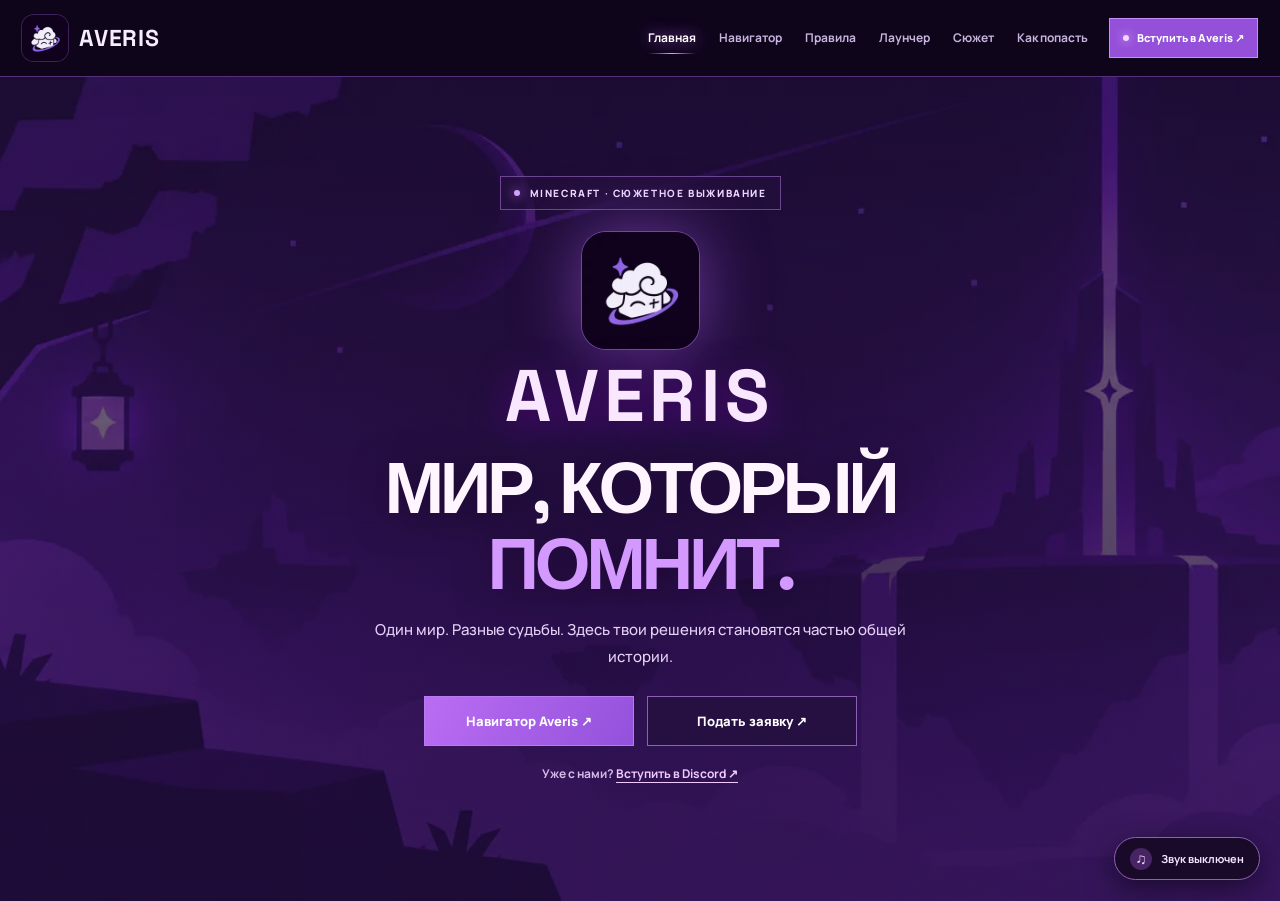
<file: index.html>
<!doctype html>
<html lang="ru">
<head>
  <meta charset="utf-8">
  <meta name="viewport" content="width=device-width,initial-scale=1">
  <meta name="theme-color" content="#10051f">
  <meta name="description" content="Averis — сюжетный Minecraft-сервер. Мир, который помнит. Узнай о проекте, подай заявку и вступи в Discord.">
  <meta property="og:type" content="website">
  <meta property="og:title" content="Averis — мир, который помнит">
  <meta property="og:description" content="Сюжетное выживание. Разные судьбы. Твой выбор.">
  <title>Averis — мир, который помнит</title>
  <link rel="icon" type="image/webp" href="./assets/averis-sheep.webp">
  <link rel="preconnect" href="https://fonts.googleapis.com">
  <link rel="preconnect" href="https://fonts.gstatic.com" crossorigin>
  <link href="https://fonts.googleapis.com/css2?family=Manrope:wght@400;500;600;700;800&family=Space+Grotesk:wght@400;500;600;700&display=swap" rel="stylesheet">
  <link rel="stylesheet" href="./app.css">
  <style>
    /* Averis / Главная — только один экран, без прежних секций */
    body {margin:0;min-width:320px;background:#10051f;}
    .home {position:relative;isolation:isolate;min-height:calc(100vh - 76px);min-height:calc(100svh - 76px);display:grid;place-items:center;overflow:hidden;background:#180929;}
    .home:before {content:"";position:absolute;inset:0;z-index:-2;background:url("./assets/averis-home-bg.webp") center center/cover no-repeat;}
    .home:after {content:"";position:absolute;inset:0;z-index:-1;background:linear-gradient(180deg,#11041c92 0%,#16062291 40%,#17082abd 100%),radial-gradient(ellipse 65% 70% at 50% 55%,#280c5090,transparent 100%);}
    .home-inner {position:relative;width:min(860px,calc(100% - 36px));margin:0 auto;padding:30px 10px 38px;display:flex;flex-direction:column;align-items:center;text-align:center;}
    .home-eyebrow {display:inline-flex;align-items:center;gap:10px;padding:9px 13px;border:1px solid #b37de380;background:#23103ccc;color:#efd8ff;font:800 10px/1.4 Manrope,sans-serif;letter-spacing:.16em;text-transform:uppercase;}
    .home-eyebrow::before {content:"";width:6px;height:6px;border-radius:50%;background:#d3a1ff;box-shadow:0 0 11px #c875ff;}
    .home-symbol {display:block;width:clamp(80px,13vh,142px);height:clamp(80px,13vh,142px);margin:22px 0 10px;border-radius:24px;object-fit:cover;box-shadow:0 0 65px #b05ff484,0 0 0 1px #bc8ce06e;}
    .home-wordmark {font:700 clamp(38px,6vw,73px)/1 "Space Grotesk",sans-serif;letter-spacing:.075em;color:#f8e7ff;text-shadow:0 8px 36px #7007a599;margin:0 0 18px;}
    .home h1 {margin:0 auto 15px;max-width:850px;font:800 clamp(37px,5.6vw,72px)/1.06 "Space Grotesk",sans-serif;letter-spacing:-.06em;text-align:center;text-wrap:balance;color:#fff5ff;text-shadow:0 5px 35px #18042088;}
    .home h1 span {color:#d399ff;}
    .home-description {max-width:560px;margin:0 auto;color:#e6d2f7;font:500 clamp(12px,1.35vw,15px)/1.8 Manrope,sans-serif;}
    .home-actions {display:flex;flex-wrap:wrap;justify-content:center;gap:13px;margin-top:26px;}
    .home-actions .app-button {min-width:210px;min-height:49px;}
    .home-community {margin-top:19px;color:#d6bae8;font:700 12px Manrope,sans-serif;}
    .home-community a {color:#f1caff;text-decoration:underline;text-underline-offset:4px;}
    .home-community a:hover {color:white;}
    @media(max-width:920px) {
      .home {min-height:calc(100svh - 76px);}
    }
    @media(max-width:620px) {
      .home-inner {padding:21px 0 32px;}
      .home-symbol {margin:15px 0 8px;width:96px;height:96px;border-radius:21px;}
      .home-wordmark {margin-bottom:15px;}
      .home h1 {font-size:clamp(35px,9vw,53px);}
      .home-description {max-width:340px;}
      .home-actions {width:100%;gap:9px;margin-top:19px;}
      .home-actions .app-button {width:min(100%,320px);min-width:0;}
      .home-community {margin-top:13px;}
    }
    @media(max-height:750px) and (min-width:621px) {
      .home-inner {padding:18px 10px;}
      .home-symbol {width:85px;height:85px;margin:12px 0 6px;border-radius:18px;}
      .home-wordmark {font-size:45px;margin-bottom:10px;}
      .home h1 {font-size:clamp(34px,4vw,58px);margin-bottom:10px;}
      .home-actions {margin-top:16px;}
      .home-community {margin-top:12px;}
    }
    @media(max-height:640px) and (max-width:620px) {
      .home-symbol {width:67px;height:67px;margin:9px 0 5px;border-radius:16px;}
      .home-wordmark {font-size:33px;margin-bottom:7px;}
      .home h1 {font-size:clamp(29px,8vw,40px);margin-bottom:8px;}
      .home-eyebrow {padding:6px 9px;font-size:9px;}
      .home-description {font-size:12px;line-height:1.55;}
      .home-actions {margin-top:12px;}
      .home-actions .app-button {min-height:40px;padding:10px 16px;}
      .home-community {margin-top:10px;}
    }
  </style>
</head>
<body>
<header class="app-header"><div class="app-bar">
    <a class="app-brand" href="./index.html" aria-label="Averis — на главную"><img src="./assets/averis-sheep.webp" alt="" width="44" height="44"><span>AVERIS</span></a>
    <nav id="nav" class="app-nav" aria-label="Навигация"><a class="active" aria-current="page" href="./index.html">Главная</a><a  href="./navigator.html">Навигатор</a><a  href="./rules.html">Правила</a><a  href="./launcher.html">Лаунчер</a><a  href="./story.html">Сюжет</a><a  href="./join.html">Как попасть</a><a class="mobile-discord" href="https://discord.gg/8wbv5TZtAA" target="_blank" rel="noopener noreferrer">Вступить в Discord ↗</a></nav>
    <a class="app-discord" href="https://discord.gg/8wbv5TZtAA" target="_blank" rel="noopener noreferrer"><span class="live-pip"></span> Вступить в Averis ↗</a>
    <button id="menu-toggle" class="app-toggle" aria-label="Открыть меню" aria-controls="nav" aria-expanded="false"><span></span><span></span><span></span></button>
  </div></header>
<main>
  <section class="home" aria-labelledby="home-title">
    <div class="home-inner">
      <div class="home-eyebrow">Minecraft · Сюжетное выживание</div>
      <img class="home-symbol" src="./assets/averis-sheep.webp" alt="Логотип Averis — облачный барашек" width="142" height="142" fetchpriority="high">
      <p class="home-wordmark">AVERIS</p>
      <h1 id="home-title">МИР, КОТОРЫЙ<br><span>ПОМНИТ.</span></h1>
      <p class="home-description">Один мир. Разные судьбы. Здесь твои решения становятся частью общей истории.</p>
      <div class="home-actions">
        <a class="app-button" href="./navigator.html">Навигатор Averis ↗</a>
        <a class="app-button outline" href="./join.html">Подать заявку ↗</a>
      </div>
      <p class="home-community">Уже с нами? <a href="https://discord.gg/8wbv5TZtAA" target="_blank" rel="noopener noreferrer">Вступить в Discord ↗</a></p>
    </div>
  </section>
</main>
<script src="./app.js" defer></script>
</body>
</html>
</file>
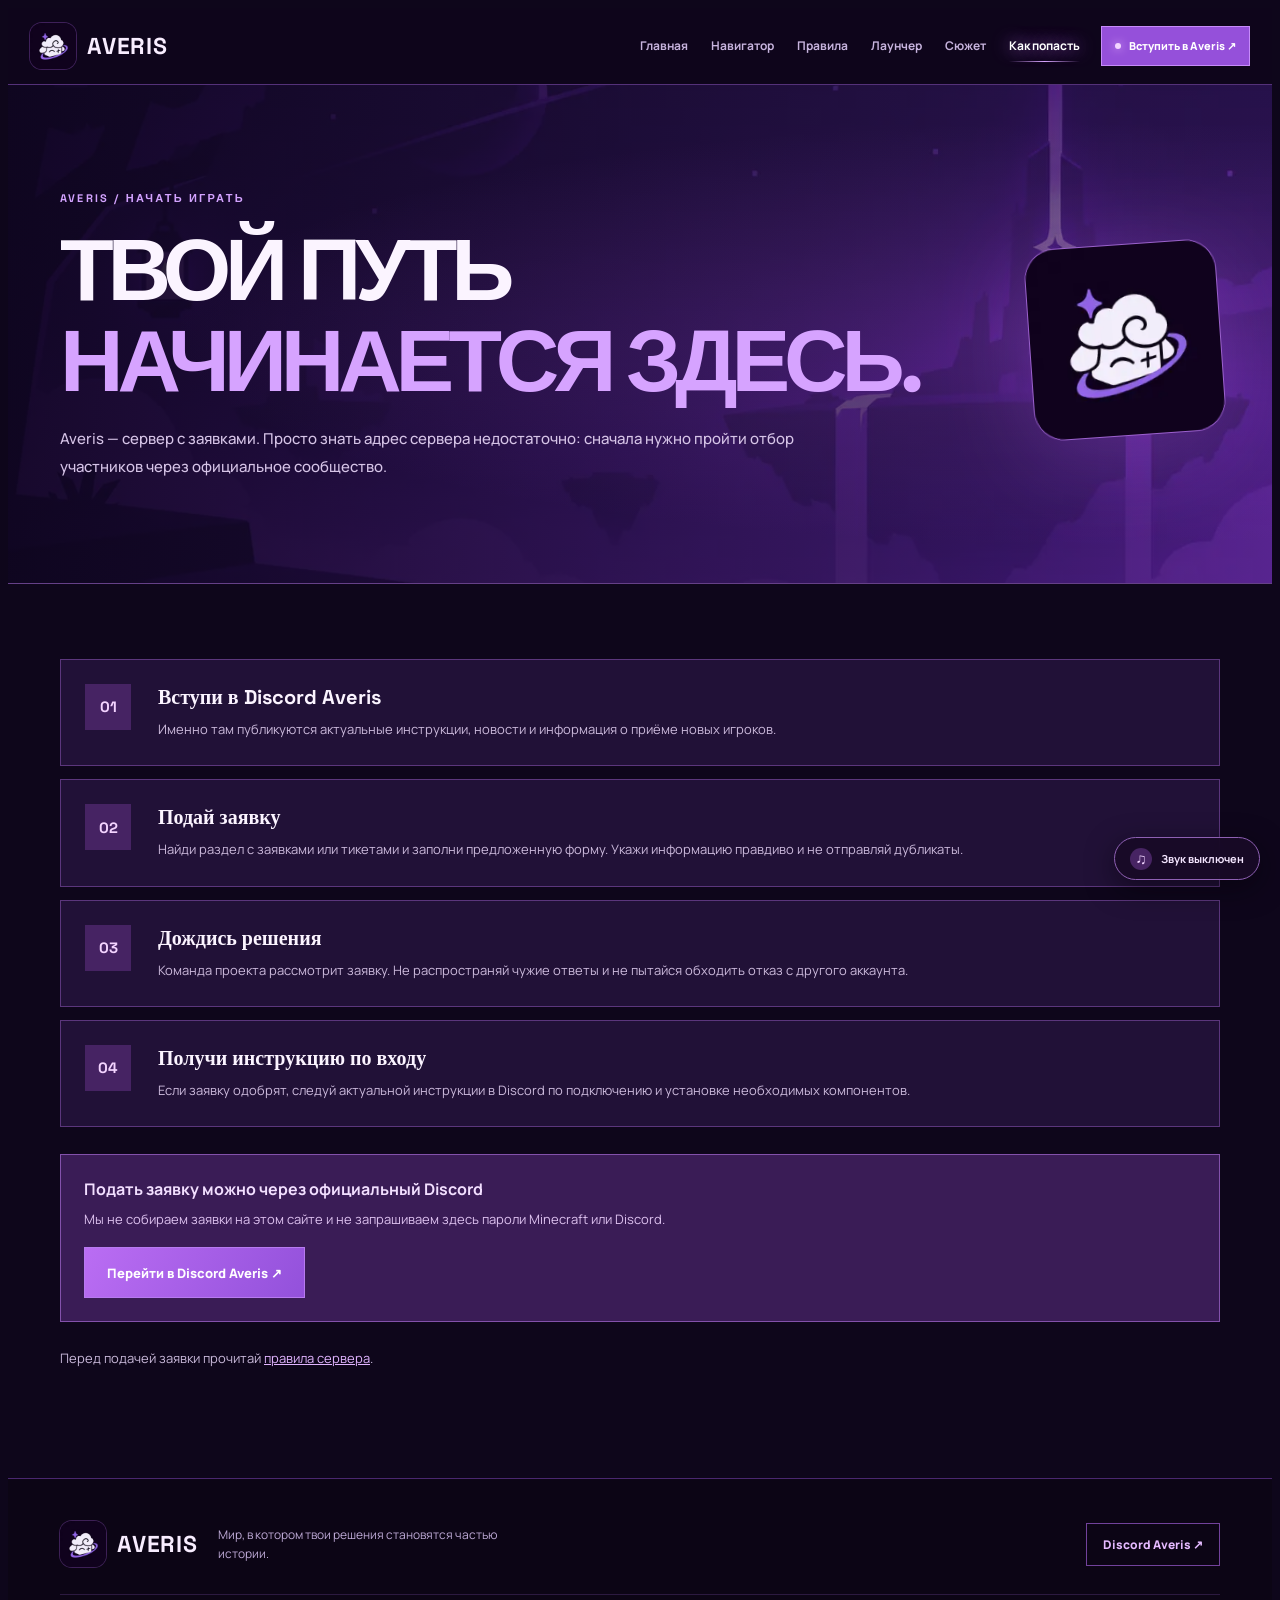
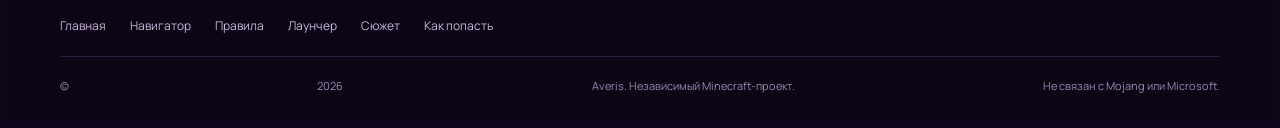
<file: join.html>
<!doctype html><html lang="ru"><head><meta charset="UTF-8"><meta name="viewport" content="width=device-width,initial-scale=1"><meta name="theme-color" content="#10051f"><meta name="description" content="Как подать заявку на сервер Averis через Discord и получить доступ."><title>Как попасть | Averis</title><link rel="icon" href="./assets/averis-sheep.webp" type="image/webp"><link rel="preconnect" href="https://fonts.googleapis.com"><link rel="preconnect" href="https://fonts.gstatic.com" crossorigin><link href="https://fonts.googleapis.com/css2?family=Manrope:wght@400;500;600;700;800&family=Space+Grotesk:wght@400;500;600;700&display=swap" rel="stylesheet"><link rel="stylesheet" href="./app.css"></head><body><header class="app-header"><div class="app-bar">
    <a class="app-brand" href="./index.html" aria-label="Averis — на главную"><img src="./assets/averis-sheep.webp" alt="" width="44" height="44"><span>AVERIS</span></a>
    <nav id="nav" class="app-nav" aria-label="Навигация"><a  href="./index.html">Главная</a><a  href="./navigator.html">Навигатор</a><a  href="./rules.html">Правила</a><a  href="./launcher.html">Лаунчер</a><a  href="./story.html">Сюжет</a><a class="active" aria-current="page" href="./join.html">Как попасть</a><a class="mobile-discord" href="https://discord.gg/8wbv5TZtAA" target="_blank" rel="noopener noreferrer">Вступить в Discord ↗</a></nav>
    <a class="app-discord" href="https://discord.gg/8wbv5TZtAA" target="_blank" rel="noopener noreferrer"><span class="live-pip"></span> Вступить в Averis ↗</a>
    <button id="menu-toggle" class="app-toggle" aria-label="Открыть меню" aria-controls="nav" aria-expanded="false"><span></span><span></span><span></span></button>
  </div></header><main><section class="page-hero"><div class="app-wrap page-hero-inner"><div><span class="app-eyebrow">AVERIS / НАЧАТЬ ИГРАТЬ</span><h1 class="app-title">ТВОЙ ПУТЬ<br><em>НАЧИНАЕТСЯ ЗДЕСЬ.</em></h1><p class="app-copy">Averis — сервер с заявками. Просто знать адрес сервера недостаточно: сначала нужно пройти отбор участников через официальное сообщество.</p></div><img class="page-hero-art" src="./assets/averis-sheep.webp" width="190" height="190" alt="Облачный барашек — эмблема Averis"></div></section><section class="page-section app-wrap"><div class="timeline"><div class="timeline-item"><div class="num">01</div><div><h3>Вступи в Discord Averis</h3><p>Именно там публикуются актуальные инструкции, новости и информация о приёме новых игроков.</p></div></div><div class="timeline-item"><div class="num">02</div><div><h3>Подай заявку</h3><p>Найди раздел с заявками или тикетами и заполни предложенную форму. Укажи информацию правдиво и не отправляй дубликаты.</p></div></div><div class="timeline-item"><div class="num">03</div><div><h3>Дождись решения</h3><p>Команда проекта рассмотрит заявку. Не распространяй чужие ответы и не пытайся обходить отказ с другого аккаунта.</p></div></div><div class="timeline-item"><div class="num">04</div><div><h3>Получи инструкцию по входу</h3><p>Если заявку одобрят, следуй актуальной инструкции в Discord по подключению и установке необходимых компонентов.</p></div></div></div><div class="discord-note" style="margin-top:27px"><strong>Подать заявку можно через официальный Discord</strong><p>Мы не собираем заявки на этом сайте и не запрашиваем здесь пароли Minecraft или Discord.</p><a class="app-button" href="https://discord.gg/8wbv5TZtAA" target="_blank" rel="noopener noreferrer">Перейти в Discord Averis ↗</a></div><p style="margin-top:24px;color:#c9b9da;font-size:13px">Перед подачей заявки прочитай <a href="./rules.html" style="color:#e1b4ff;text-decoration:underline">правила сервера</a>.</p></section></main><footer class="app-footer"><div class="app-wrap">
    <div class="app-footer-top"><a class="app-brand" href="./index.html"><img src="./assets/averis-sheep.webp" alt="" width="46" height="46"><span>AVERIS</span></a><p>Мир, в котором твои решения становятся частью истории.</p><a class="app-footer-discord" href="https://discord.gg/8wbv5TZtAA" target="_blank" rel="noopener noreferrer">Discord Averis ↗</a></div>
    <nav class="app-footer-links" aria-label="Нижняя навигация"><a href="./index.html">Главная</a><a href="./navigator.html">Навигатор</a><a href="./rules.html">Правила</a><a href="./launcher.html">Лаунчер</a><a href="./story.html">Сюжет</a><a href="./join.html">Как попасть</a></nav>
    <div class="app-footer-bottom">© <span class="year">2026</span> Averis. Независимый Minecraft-проект. <span>Не связан с Mojang или Microsoft.</span></div>
  </div></footer><script src="./app.js" defer></script></body></html>
</file>
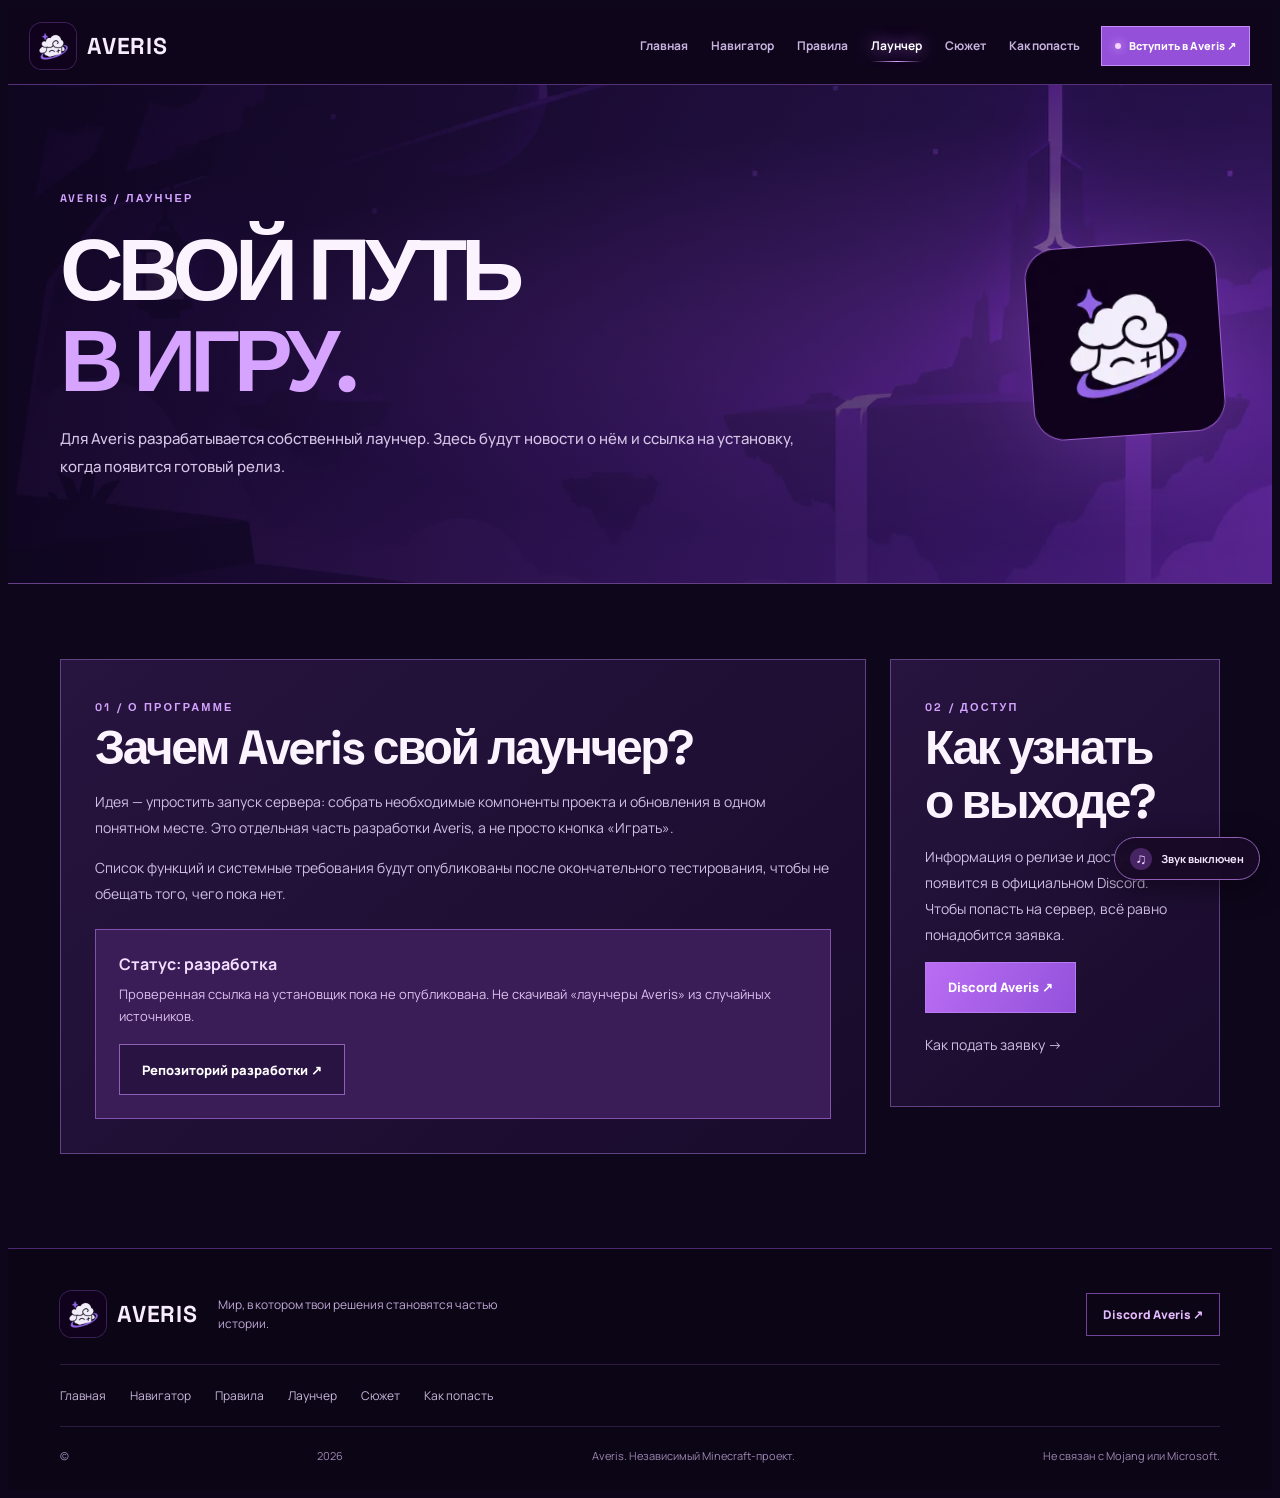
<file: launcher.html>
<!doctype html><html lang="ru"><head><meta charset="UTF-8"><meta name="viewport" content="width=device-width,initial-scale=1"><meta name="theme-color" content="#10051f"><meta name="description" content="Информация о разработке собственного лаунчера Minecraft-сервера Averis."><title>Свой лаунчер | Averis</title><link rel="icon" href="./assets/averis-sheep.webp" type="image/webp"><link rel="preconnect" href="https://fonts.googleapis.com"><link rel="preconnect" href="https://fonts.gstatic.com" crossorigin><link href="https://fonts.googleapis.com/css2?family=Manrope:wght@400;500;600;700;800&family=Space+Grotesk:wght@400;500;600;700&display=swap" rel="stylesheet"><link rel="stylesheet" href="./app.css"></head><body><header class="app-header"><div class="app-bar">
    <a class="app-brand" href="./index.html" aria-label="Averis — на главную"><img src="./assets/averis-sheep.webp" alt="" width="44" height="44"><span>AVERIS</span></a>
    <nav id="nav" class="app-nav" aria-label="Навигация"><a  href="./index.html">Главная</a><a  href="./navigator.html">Навигатор</a><a  href="./rules.html">Правила</a><a class="active" aria-current="page" href="./launcher.html">Лаунчер</a><a  href="./story.html">Сюжет</a><a  href="./join.html">Как попасть</a><a class="mobile-discord" href="https://discord.gg/8wbv5TZtAA" target="_blank" rel="noopener noreferrer">Вступить в Discord ↗</a></nav>
    <a class="app-discord" href="https://discord.gg/8wbv5TZtAA" target="_blank" rel="noopener noreferrer"><span class="live-pip"></span> Вступить в Averis ↗</a>
    <button id="menu-toggle" class="app-toggle" aria-label="Открыть меню" aria-controls="nav" aria-expanded="false"><span></span><span></span><span></span></button>
  </div></header><main><section class="page-hero"><div class="app-wrap page-hero-inner"><div><span class="app-eyebrow">AVERIS / ЛАУНЧЕР</span><h1 class="app-title">СВОЙ ПУТЬ<br><em>В ИГРУ.</em></h1><p class="app-copy">Для Averis разрабатывается собственный лаунчер. Здесь будут новости о нём и ссылка на установку, когда появится готовый релиз.</p></div><img class="page-hero-art" src="./assets/averis-sheep.webp" width="190" height="190" alt="Облачный барашек — эмблема Averis"></div></section><section class="page-section app-wrap"><div class="content-stack"><article class="glass-panel"><span class="app-eyebrow">01 / О ПРОГРАММЕ</span><h2>Зачем Averis свой лаунчер?</h2><p>Идея — упростить запуск сервера: собрать необходимые компоненты проекта и обновления в одном понятном месте. Это отдельная часть разработки Averis, а не просто кнопка «Играть».</p><p>Список функций и системные требования будут опубликованы после окончательного тестирования, чтобы не обещать того, чего пока нет.</p><div class="discord-note"><strong>Статус: разработка</strong><p>Проверенная ссылка на установщик пока не опубликована. Не скачивай «лаунчеры Averis» из случайных источников.</p><a class="app-button outline" href="https://github.com/FunnySculk/AverisLauncher" target="_blank" rel="noopener noreferrer">Репозиторий разработки ↗</a></div></article><aside class="glass-panel"><span class="app-eyebrow">02 / ДОСТУП</span><h2>Как узнать о выходе?</h2><p>Информация о релизе и доступе появится в официальном Discord. Чтобы попасть на сервер, всё равно понадобится заявка.</p><a class="app-button" href="https://discord.gg/8wbv5TZtAA" target="_blank" rel="noopener noreferrer">Discord Averis ↗</a><p style="margin-top:19px"><a href="./join.html">Как подать заявку →</a></p></aside></div></section></main><footer class="app-footer"><div class="app-wrap">
    <div class="app-footer-top"><a class="app-brand" href="./index.html"><img src="./assets/averis-sheep.webp" alt="" width="46" height="46"><span>AVERIS</span></a><p>Мир, в котором твои решения становятся частью истории.</p><a class="app-footer-discord" href="https://discord.gg/8wbv5TZtAA" target="_blank" rel="noopener noreferrer">Discord Averis ↗</a></div>
    <nav class="app-footer-links" aria-label="Нижняя навигация"><a href="./index.html">Главная</a><a href="./navigator.html">Навигатор</a><a href="./rules.html">Правила</a><a href="./launcher.html">Лаунчер</a><a href="./story.html">Сюжет</a><a href="./join.html">Как попасть</a></nav>
    <div class="app-footer-bottom">© <span class="year">2026</span> Averis. Независимый Minecraft-проект. <span>Не связан с Mojang или Microsoft.</span></div>
  </div></footer><script src="./app.js" defer></script></body></html>
</file>
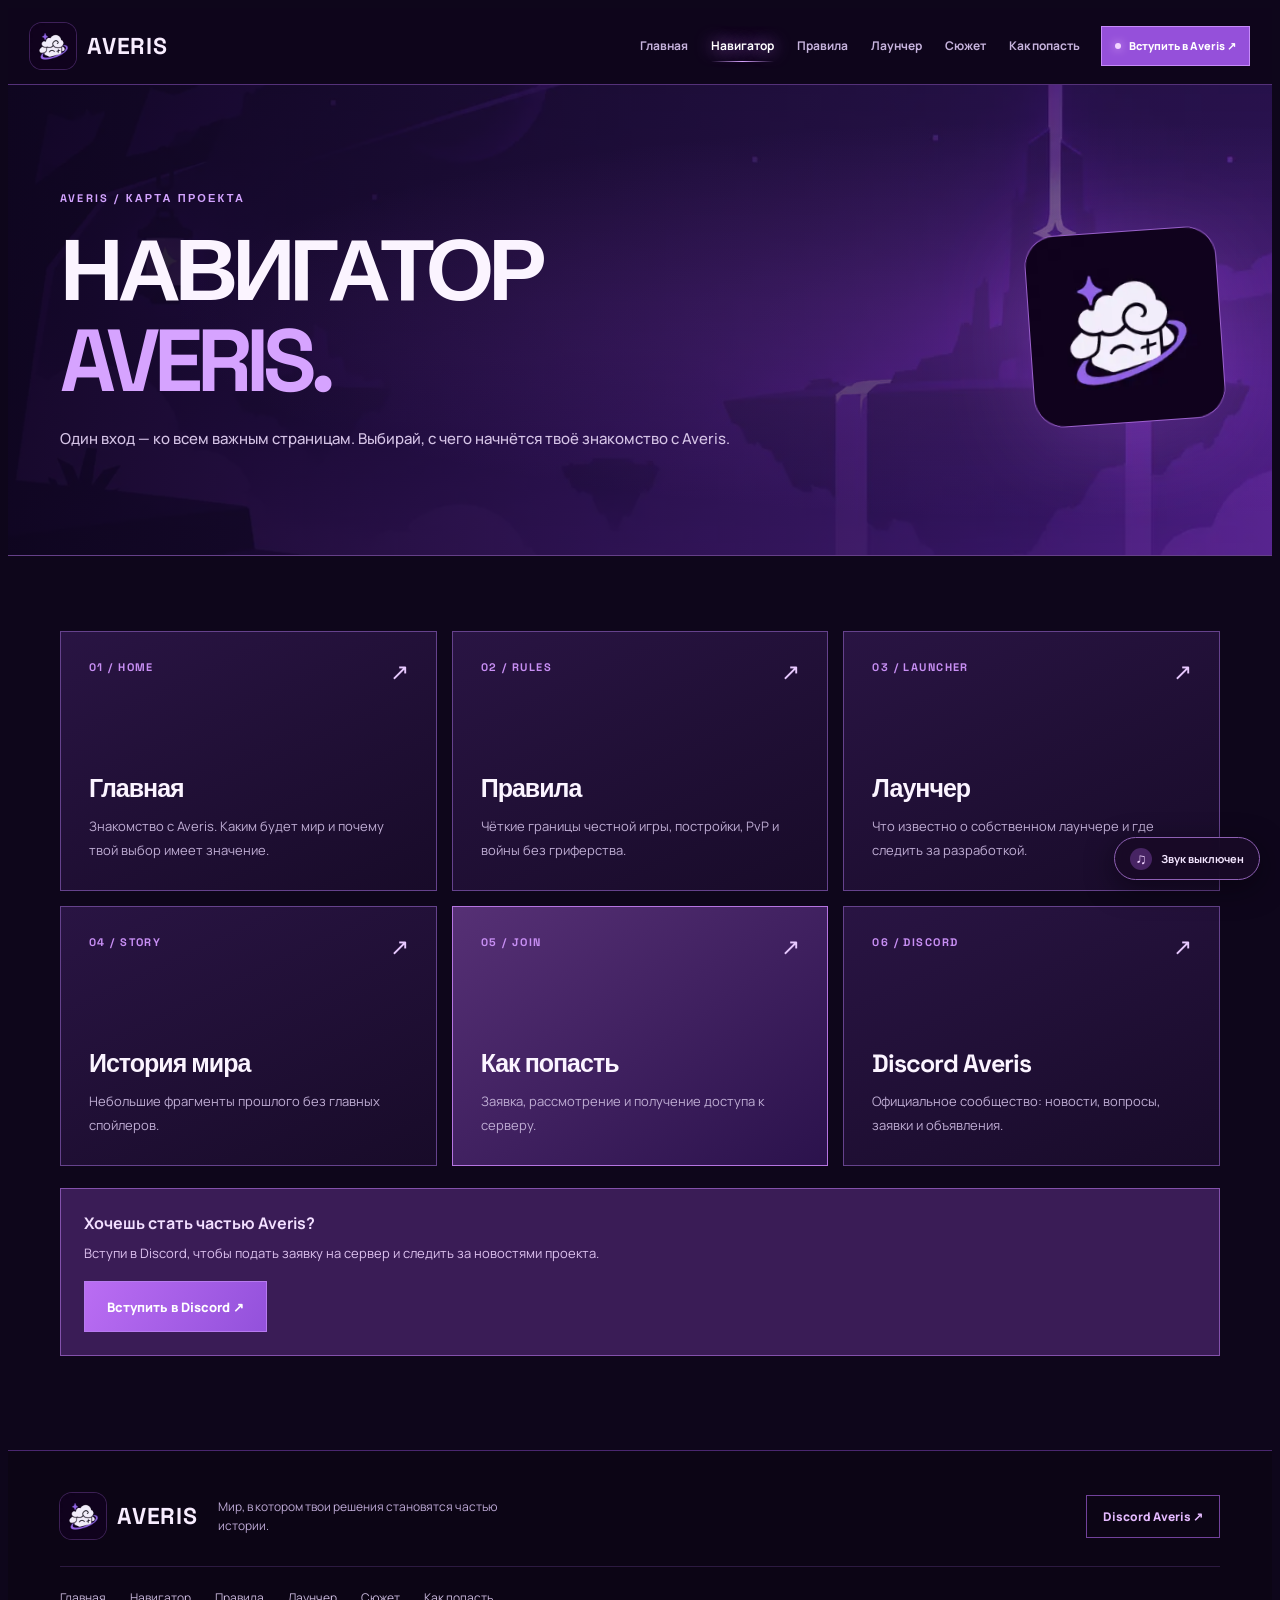
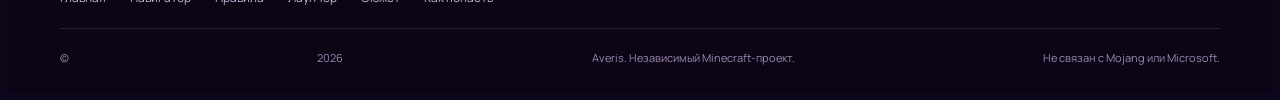
<file: navigator.html>
<!doctype html><html lang="ru"><head><meta charset="UTF-8"><meta name="viewport" content="width=device-width,initial-scale=1"><meta name="theme-color" content="#10051f"><meta name="description" content="Все страницы Averis: правила, лаунчер, сюжет и подача заявки."><title>Навигатор | Averis</title><link rel="icon" href="./assets/averis-sheep.webp" type="image/webp"><link rel="preconnect" href="https://fonts.googleapis.com"><link rel="preconnect" href="https://fonts.gstatic.com" crossorigin><link href="https://fonts.googleapis.com/css2?family=Manrope:wght@400;500;600;700;800&family=Space+Grotesk:wght@400;500;600;700&display=swap" rel="stylesheet"><link rel="stylesheet" href="./app.css"></head><body><header class="app-header"><div class="app-bar">
    <a class="app-brand" href="./index.html" aria-label="Averis — на главную"><img src="./assets/averis-sheep.webp" alt="" width="44" height="44"><span>AVERIS</span></a>
    <nav id="nav" class="app-nav" aria-label="Навигация"><a  href="./index.html">Главная</a><a class="active" aria-current="page" href="./navigator.html">Навигатор</a><a  href="./rules.html">Правила</a><a  href="./launcher.html">Лаунчер</a><a  href="./story.html">Сюжет</a><a  href="./join.html">Как попасть</a><a class="mobile-discord" href="https://discord.gg/8wbv5TZtAA" target="_blank" rel="noopener noreferrer">Вступить в Discord ↗</a></nav>
    <a class="app-discord" href="https://discord.gg/8wbv5TZtAA" target="_blank" rel="noopener noreferrer"><span class="live-pip"></span> Вступить в Averis ↗</a>
    <button id="menu-toggle" class="app-toggle" aria-label="Открыть меню" aria-controls="nav" aria-expanded="false"><span></span><span></span><span></span></button>
  </div></header><main><section class="page-hero"><div class="app-wrap page-hero-inner"><div><span class="app-eyebrow">AVERIS / КАРТА ПРОЕКТА</span><h1 class="app-title">НАВИГАТОР<br><em>AVERIS.</em></h1><p class="app-copy">Один вход — ко всем важным страницам. Выбирай, с чего начнётся твоё знакомство с Averis.</p></div><img class="page-hero-art" src="./assets/averis-sheep.webp" width="190" height="190" alt="Облачный барашек — эмблема Averis"></div></section><section class="page-section app-wrap"><div class="app-grid"><a class="app-card " href="./index.html" ><span class="count">01 / HOME</span><span class="arrow" aria-hidden="true">↗</span><h3>Главная</h3><p>Знакомство с Averis. Каким будет мир и почему твой выбор имеет значение.</p></a><a class="app-card " href="./rules.html" ><span class="count">02 / RULES</span><span class="arrow" aria-hidden="true">↗</span><h3>Правила</h3><p>Чёткие границы честной игры, постройки, PvP и войны без гриферства.</p></a><a class="app-card " href="./launcher.html" ><span class="count">03 / LAUNCHER</span><span class="arrow" aria-hidden="true">↗</span><h3>Лаунчер</h3><p>Что известно о собственном лаунчере и где следить за разработкой.</p></a><a class="app-card " href="./story.html" ><span class="count">04 / STORY</span><span class="arrow" aria-hidden="true">↗</span><h3>История мира</h3><p>Небольшие фрагменты прошлого без главных спойлеров.</p></a><a class="app-card featured" href="./join.html" ><span class="count">05 / JOIN</span><span class="arrow" aria-hidden="true">↗</span><h3>Как попасть</h3><p>Заявка, рассмотрение и получение доступа к серверу.</p></a><a class="app-card " href="https://discord.gg/8wbv5TZtAA" target="_blank" rel="noopener noreferrer"><span class="count">06 / DISCORD</span><span class="arrow" aria-hidden="true">↗</span><h3>Discord Averis</h3><p>Официальное сообщество: новости, вопросы, заявки и объявления.</p></a></div><div class="discord-note"><strong>Хочешь стать частью Averis?</strong><p>Вступи в Discord, чтобы подать заявку на сервер и следить за новостями проекта.</p><a class="app-button" href="https://discord.gg/8wbv5TZtAA" target="_blank" rel="noopener noreferrer">Вступить в Discord ↗</a></div></section></main><footer class="app-footer"><div class="app-wrap">
    <div class="app-footer-top"><a class="app-brand" href="./index.html"><img src="./assets/averis-sheep.webp" alt="" width="46" height="46"><span>AVERIS</span></a><p>Мир, в котором твои решения становятся частью истории.</p><a class="app-footer-discord" href="https://discord.gg/8wbv5TZtAA" target="_blank" rel="noopener noreferrer">Discord Averis ↗</a></div>
    <nav class="app-footer-links" aria-label="Нижняя навигация"><a href="./index.html">Главная</a><a href="./navigator.html">Навигатор</a><a href="./rules.html">Правила</a><a href="./launcher.html">Лаунчер</a><a href="./story.html">Сюжет</a><a href="./join.html">Как попасть</a></nav>
    <div class="app-footer-bottom">© <span class="year">2026</span> Averis. Независимый Minecraft-проект. <span>Не связан с Mojang или Microsoft.</span></div>
  </div></footer><script src="./app.js" defer></script></body></html>
</file>
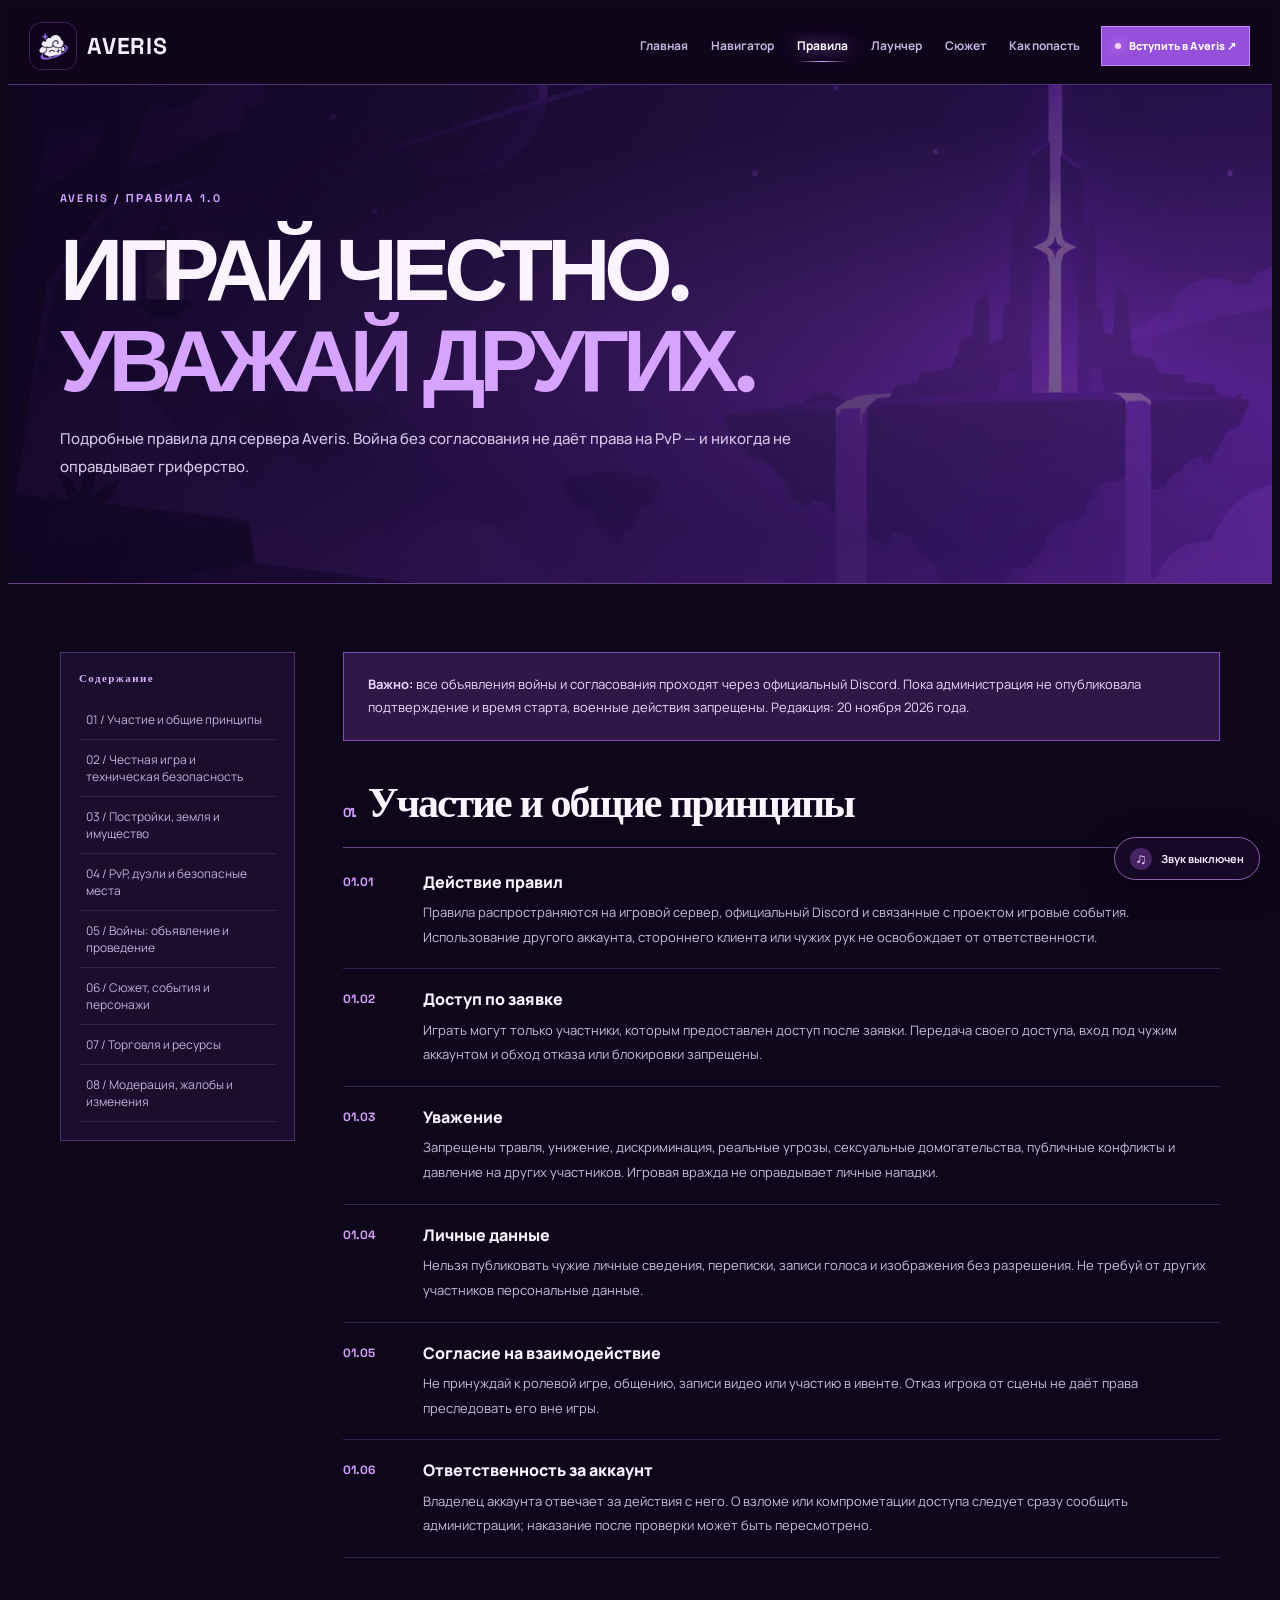
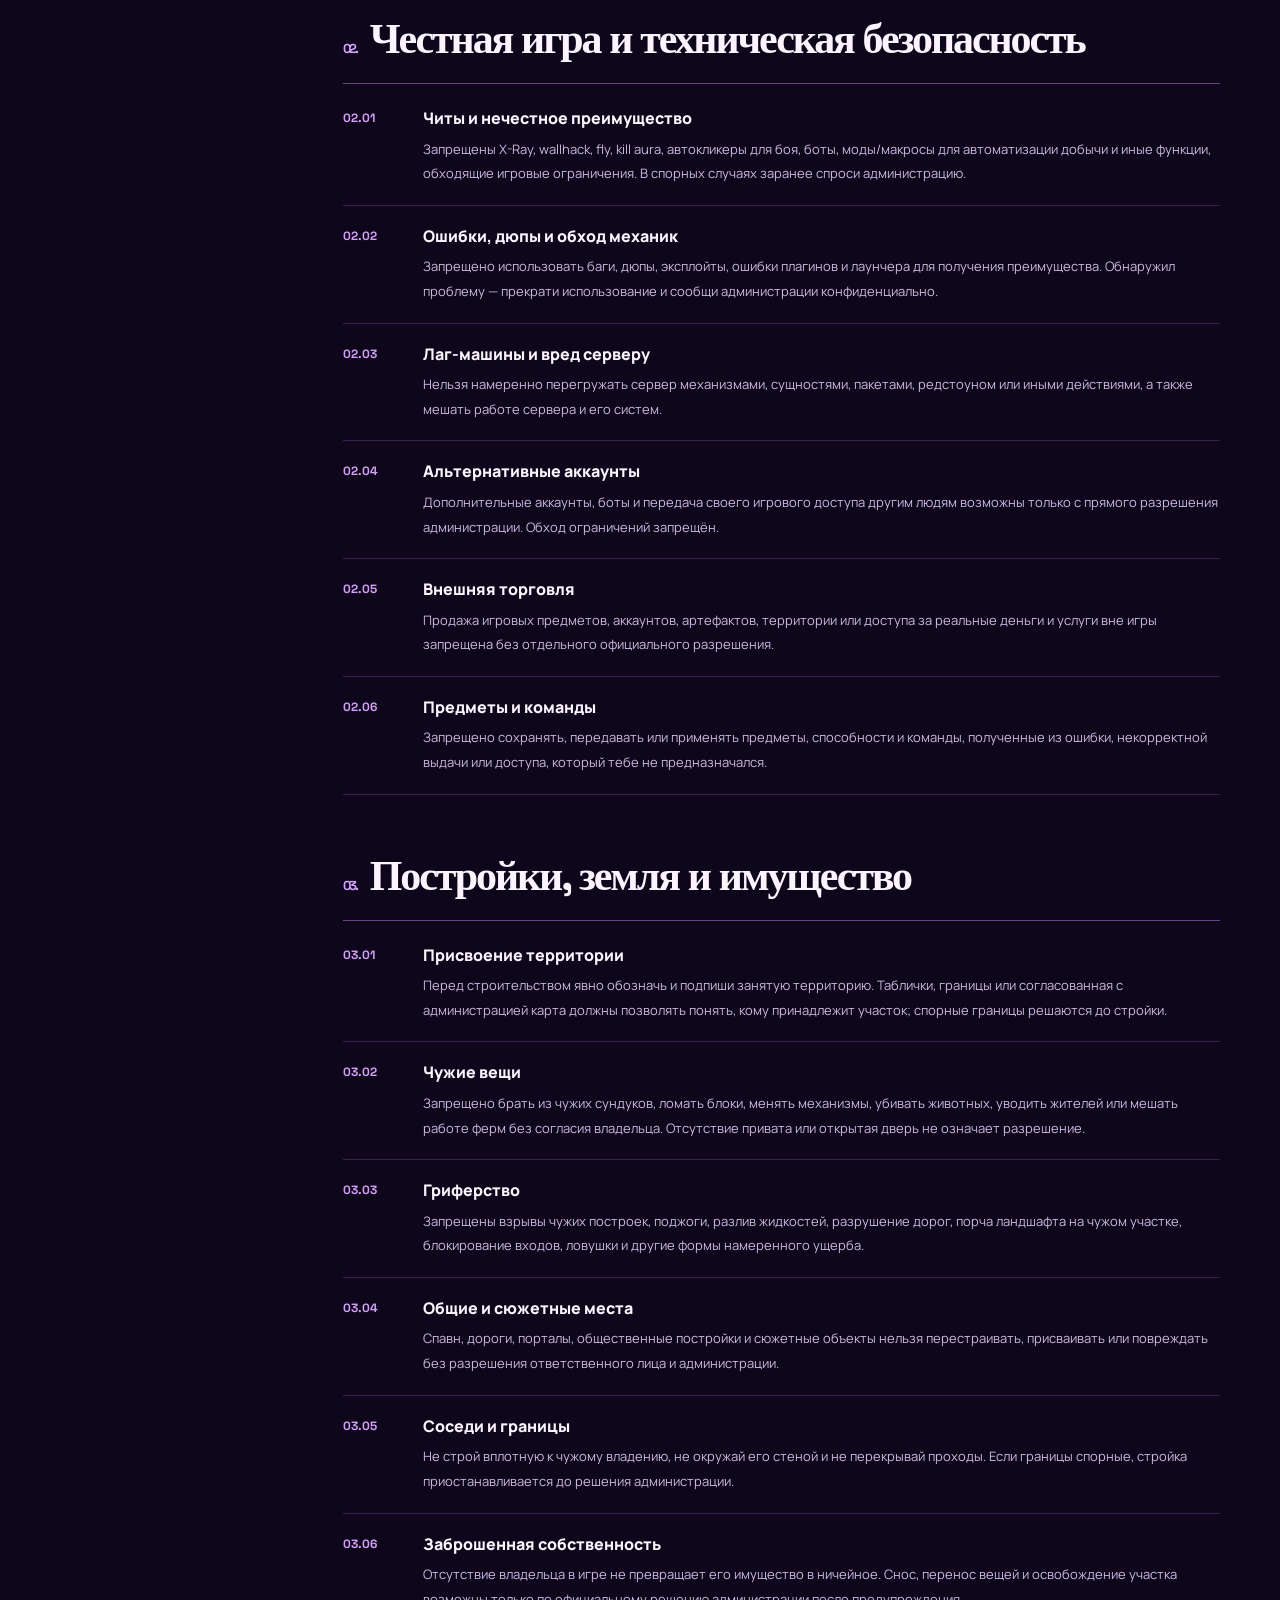
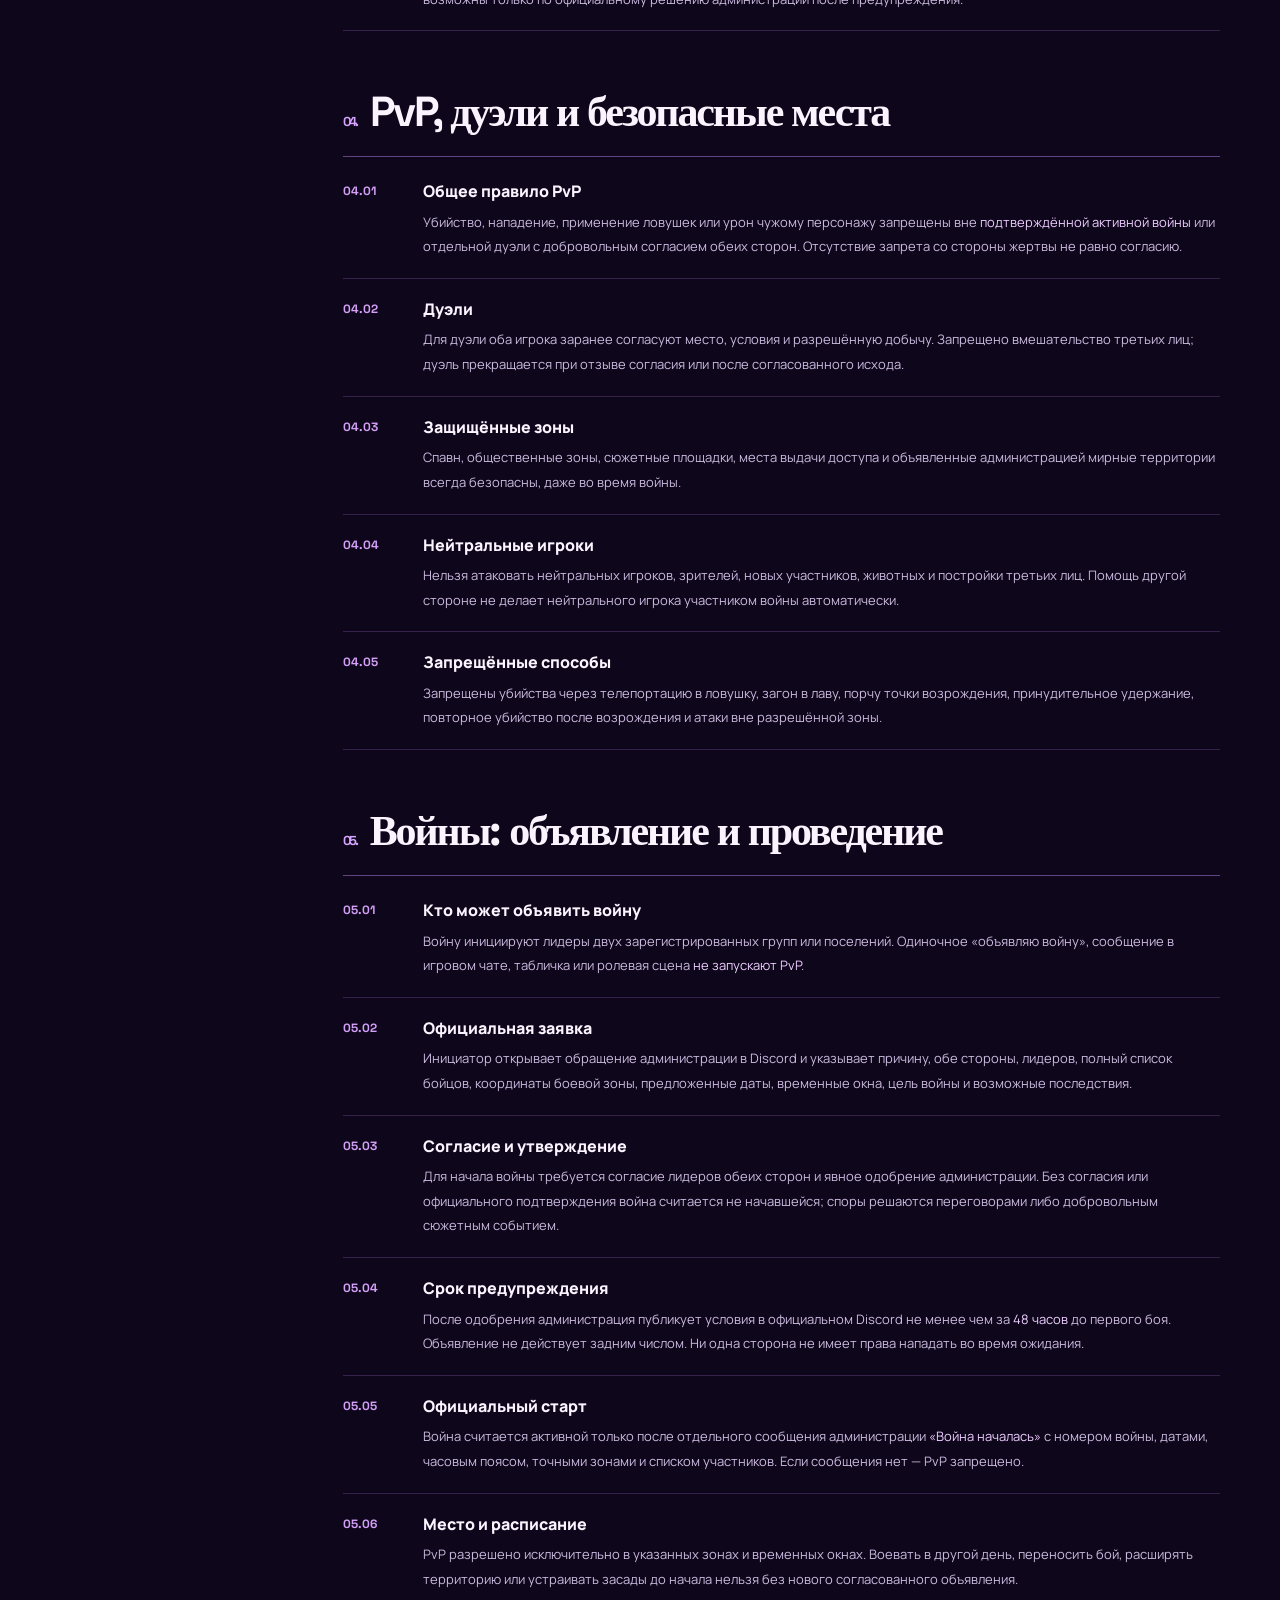
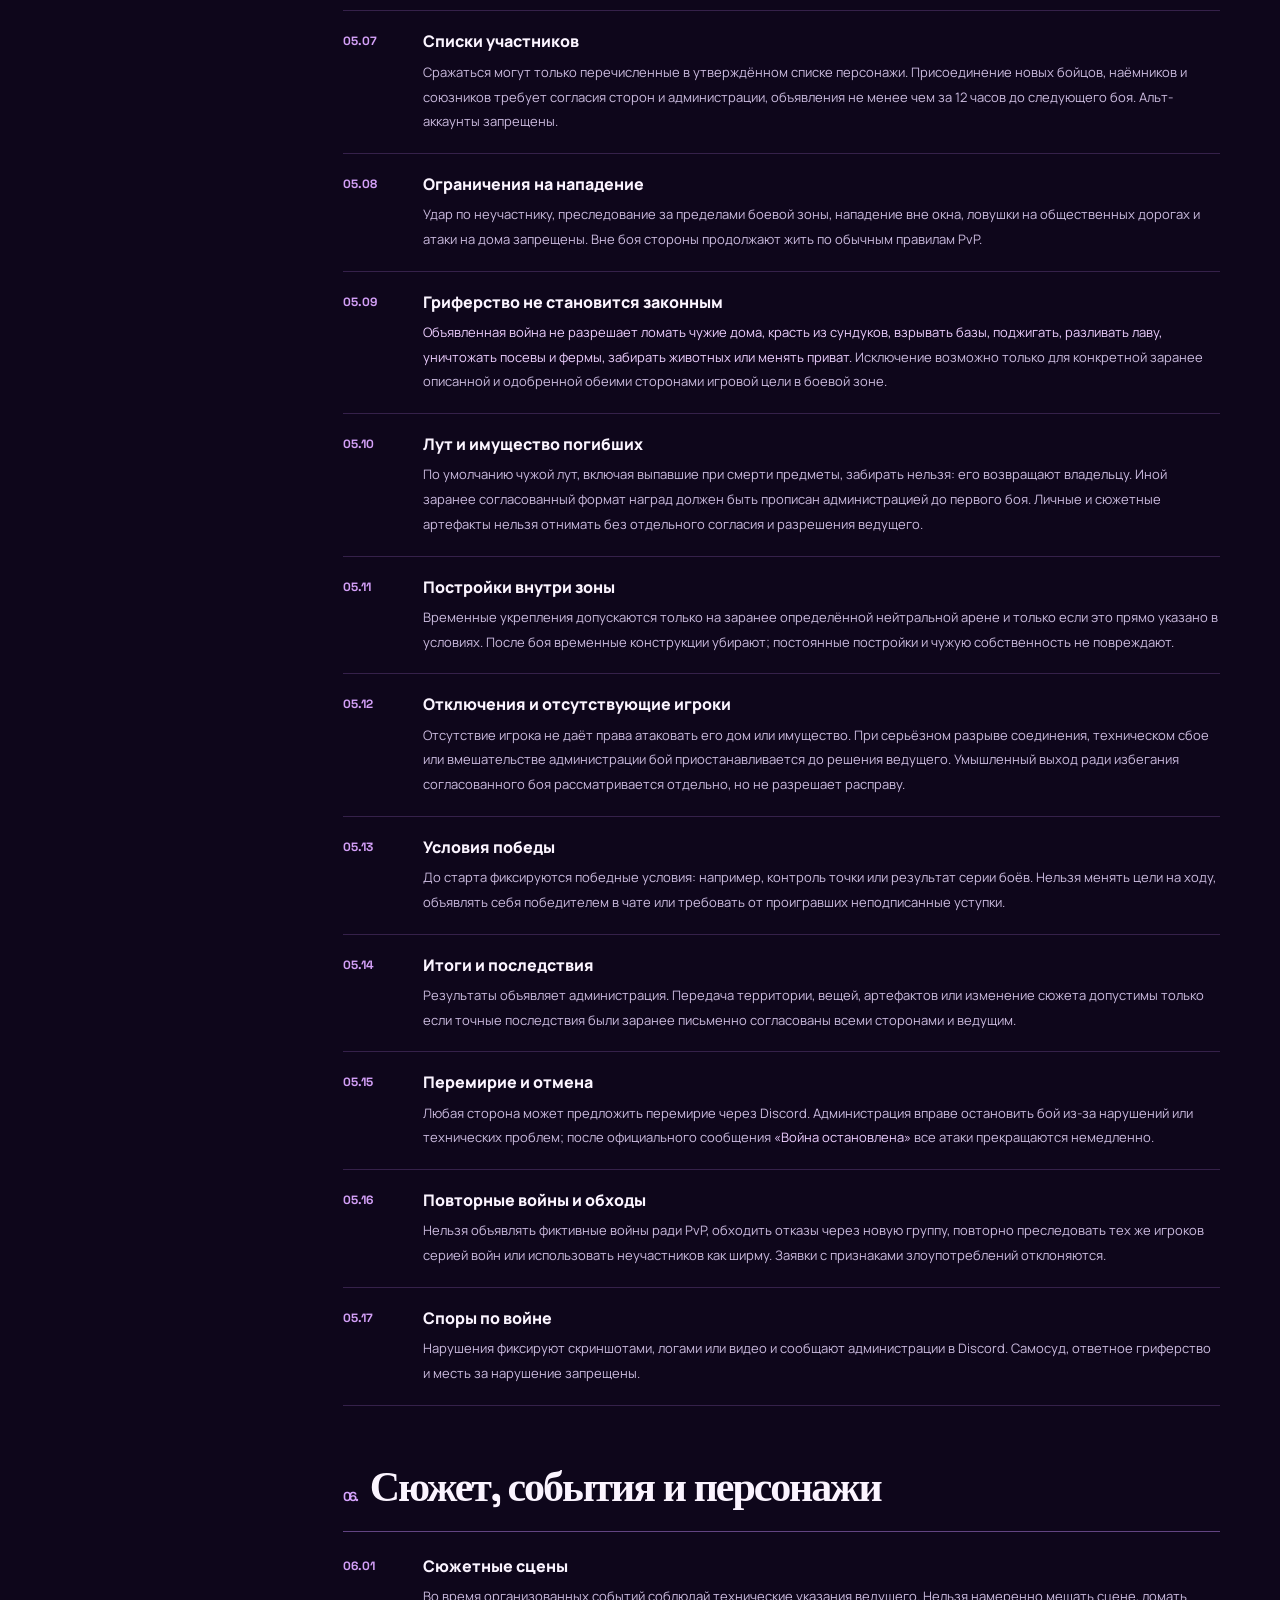
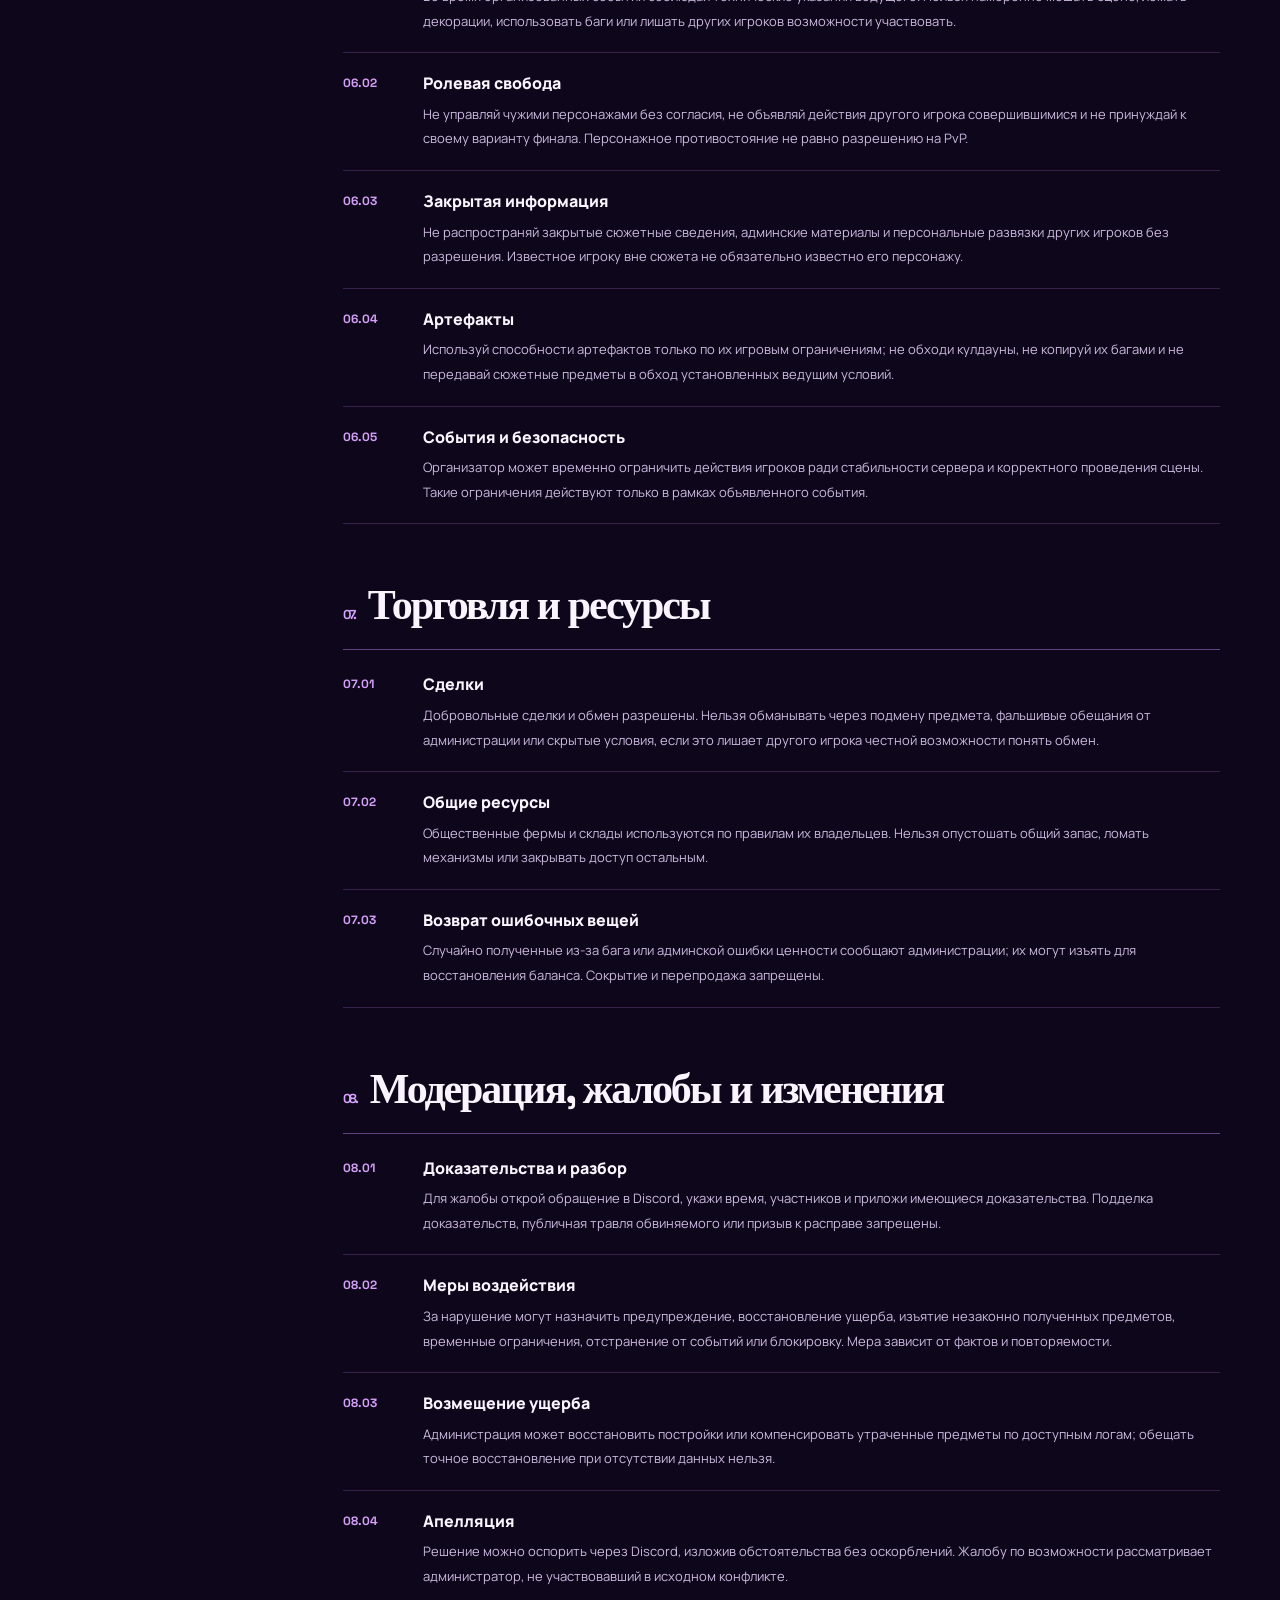
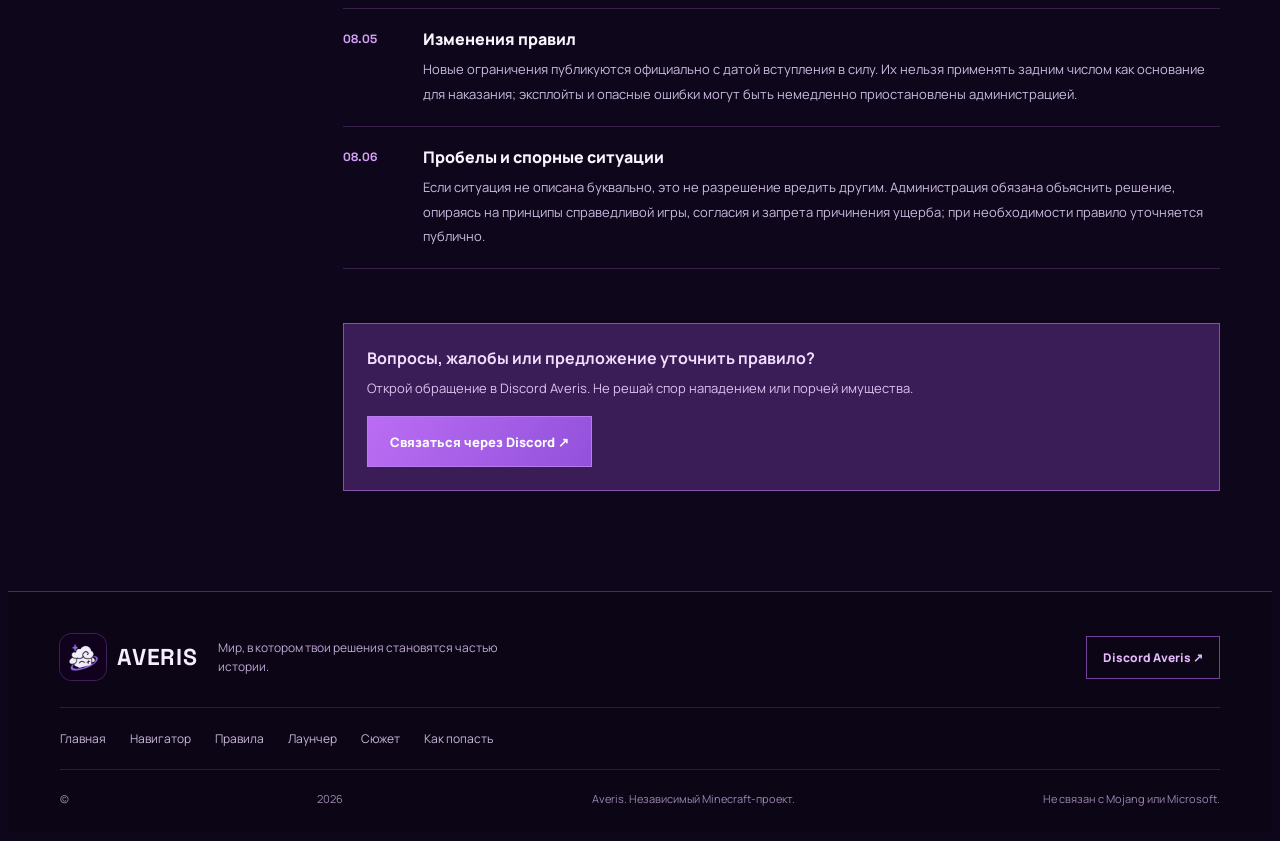
<file: rules.html>
<!doctype html><html lang="ru"><head><meta charset="UTF-8"><meta name="viewport" content="width=device-width,initial-scale=1"><meta name="theme-color" content="#10051f"><meta name="description" content="Полные правила Averis: заявка, безопасность, постройки, PvP, порядок объявления войны, имущество, сюжет, модерация."><title>Правила сервера | Averis</title><link rel="icon" href="./assets/averis-sheep.webp" type="image/webp"><link rel="preconnect" href="https://fonts.googleapis.com"><link rel="preconnect" href="https://fonts.gstatic.com" crossorigin><link href="https://fonts.googleapis.com/css2?family=Manrope:wght@400;500;600;700;800&family=Space+Grotesk:wght@400;500;600;700&display=swap" rel="stylesheet"><link rel="stylesheet" href="./app.css"></head><body><header class="app-header"><div class="app-bar">
    <a class="app-brand" href="./index.html" aria-label="Averis — на главную"><img src="./assets/averis-sheep.webp" alt="" width="44" height="44"><span>AVERIS</span></a>
    <nav id="nav" class="app-nav" aria-label="Навигация"><a  href="./index.html">Главная</a><a  href="./navigator.html">Навигатор</a><a class="active" aria-current="page" href="./rules.html">Правила</a><a  href="./launcher.html">Лаунчер</a><a  href="./story.html">Сюжет</a><a  href="./join.html">Как попасть</a><a class="mobile-discord" href="https://discord.gg/8wbv5TZtAA" target="_blank" rel="noopener noreferrer">Вступить в Discord ↗</a></nav>
    <a class="app-discord" href="https://discord.gg/8wbv5TZtAA" target="_blank" rel="noopener noreferrer"><span class="live-pip"></span> Вступить в Averis ↗</a>
    <button id="menu-toggle" class="app-toggle" aria-label="Открыть меню" aria-controls="nav" aria-expanded="false"><span></span><span></span><span></span></button>
  </div></header><main><section class="page-hero"><div class="app-wrap page-hero-inner"><div><span class="app-eyebrow">AVERIS / ПРАВИЛА 1.0</span><h1 class="app-title">ИГРАЙ ЧЕСТНО.<br><em>УВАЖАЙ ДРУГИХ.</em></h1><p class="app-copy">Подробные правила для сервера Averis. Война без согласования не даёт права на PvP — и никогда не оправдывает гриферство.</p></div></div></section><div class="app-wrap rules-layout"><nav class="rules-toc" aria-label="Содержание правил"><strong>Содержание</strong><a href="#general">01 / Участие и общие принципы</a><a href="#fair">02 / Честная игра и техническая безопасность</a><a href="#property">03 / Постройки, земля и имущество</a><a href="#pvp">04 / PvP, дуэли и безопасные места</a><a href="#war">05 / Войны: объявление и проведение</a><a href="#story">06 / Сюжет, события и персонажи</a><a href="#economy">07 / Торговля и ресурсы</a><a href="#moderation">08 / Модерация, жалобы и изменения</a></nav><article class="rules-article"><div class="rules-notice"><strong>Важно:</strong> все объявления войны и согласования проходят через официальный Discord. Пока администрация не опубликовала подтверждение и время старта, военные действия запрещены. Редакция: 20 ноября 2026 года.</div><section class="rules-group" id="general"><h2><small>01.</small>Участие и общие принципы</h2><div class="rules-row"><div class="rule-id">01.01</div><div><h3>Действие правил</h3><p>Правила распространяются на игровой сервер, официальный Discord и связанные с проектом игровые события. Использование другого аккаунта, стороннего клиента или чужих рук не освобождает от ответственности.</p></div></div><div class="rules-row"><div class="rule-id">01.02</div><div><h3>Доступ по заявке</h3><p>Играть могут только участники, которым предоставлен доступ после заявки. Передача своего доступа, вход под чужим аккаунтом и обход отказа или блокировки запрещены.</p></div></div><div class="rules-row"><div class="rule-id">01.03</div><div><h3>Уважение</h3><p>Запрещены травля, унижение, дискриминация, реальные угрозы, сексуальные домогательства, публичные конфликты и давление на других участников. Игровая вражда не оправдывает личные нападки.</p></div></div><div class="rules-row"><div class="rule-id">01.04</div><div><h3>Личные данные</h3><p>Нельзя публиковать чужие личные сведения, переписки, записи голоса и изображения без разрешения. Не требуй от других участников персональные данные.</p></div></div><div class="rules-row"><div class="rule-id">01.05</div><div><h3>Согласие на взаимодействие</h3><p>Не принуждай к ролевой игре, общению, записи видео или участию в ивенте. Отказ игрока от сцены не даёт права преследовать его вне игры.</p></div></div><div class="rules-row"><div class="rule-id">01.06</div><div><h3>Ответственность за аккаунт</h3><p>Владелец аккаунта отвечает за действия с него. О взломе или компрометации доступа следует сразу сообщить администрации; наказание после проверки может быть пересмотрено.</p></div></div></section><section class="rules-group" id="fair"><h2><small>02.</small>Честная игра и техническая безопасность</h2><div class="rules-row"><div class="rule-id">02.01</div><div><h3>Читы и нечестное преимущество</h3><p>Запрещены X-Ray, wallhack, fly, kill aura, автокликеры для боя, боты, моды/макросы для автоматизации добычи и иные функции, обходящие игровые ограничения. В спорных случаях заранее спроси администрацию.</p></div></div><div class="rules-row"><div class="rule-id">02.02</div><div><h3>Ошибки, дюпы и обход механик</h3><p>Запрещено использовать баги, дюпы, эксплойты, ошибки плагинов и лаунчера для получения преимущества. Обнаружил проблему — прекрати использование и сообщи администрации конфиденциально.</p></div></div><div class="rules-row"><div class="rule-id">02.03</div><div><h3>Лаг-машины и вред серверу</h3><p>Нельзя намеренно перегружать сервер механизмами, сущностями, пакетами, редстоуном или иными действиями, а также мешать работе сервера и его систем.</p></div></div><div class="rules-row"><div class="rule-id">02.04</div><div><h3>Альтернативные аккаунты</h3><p>Дополнительные аккаунты, боты и передача своего игрового доступа другим людям возможны только с прямого разрешения администрации. Обход ограничений запрещён.</p></div></div><div class="rules-row"><div class="rule-id">02.05</div><div><h3>Внешняя торговля</h3><p>Продажа игровых предметов, аккаунтов, артефактов, территории или доступа за реальные деньги и услуги вне игры запрещена без отдельного официального разрешения.</p></div></div><div class="rules-row"><div class="rule-id">02.06</div><div><h3>Предметы и команды</h3><p>Запрещено сохранять, передавать или применять предметы, способности и команды, полученные из ошибки, некорректной выдачи или доступа, который тебе не предназначался.</p></div></div></section><section class="rules-group" id="property"><h2><small>03.</small>Постройки, земля и имущество</h2><div class="rules-row"><div class="rule-id">03.01</div><div><h3>Присвоение территории</h3><p>Перед строительством явно обозначь и подпиши занятую территорию. Таблички, границы или согласованная с администрацией карта должны позволять понять, кому принадлежит участок; спорные границы решаются до стройки.</p></div></div><div class="rules-row"><div class="rule-id">03.02</div><div><h3>Чужие вещи</h3><p>Запрещено брать из чужих сундуков, ломать блоки, менять механизмы, убивать животных, уводить жителей или мешать работе ферм без согласия владельца. Отсутствие привата или открытая дверь не означает разрешение.</p></div></div><div class="rules-row"><div class="rule-id">03.03</div><div><h3>Гриферство</h3><p>Запрещены взрывы чужих построек, поджоги, разлив жидкостей, разрушение дорог, порча ландшафта на чужом участке, блокирование входов, ловушки и другие формы намеренного ущерба.</p></div></div><div class="rules-row"><div class="rule-id">03.04</div><div><h3>Общие и сюжетные места</h3><p>Спавн, дороги, порталы, общественные постройки и сюжетные объекты нельзя перестраивать, присваивать или повреждать без разрешения ответственного лица и администрации.</p></div></div><div class="rules-row"><div class="rule-id">03.05</div><div><h3>Соседи и границы</h3><p>Не строй вплотную к чужому владению, не окружай его стеной и не перекрывай проходы. Если границы спорные, стройка приостанавливается до решения администрации.</p></div></div><div class="rules-row"><div class="rule-id">03.06</div><div><h3>Заброшенная собственность</h3><p>Отсутствие владельца в игре не превращает его имущество в ничейное. Снос, перенос вещей и освобождение участка возможны только по официальному решению администрации после предупреждения.</p></div></div></section><section class="rules-group" id="pvp"><h2><small>04.</small>PvP, дуэли и безопасные места</h2><div class="rules-row"><div class="rule-id">04.01</div><div><h3>Общее правило PvP</h3><p>Убийство, нападение, применение ловушек или урон чужому персонажу запрещены вне <em>подтверждённой активной войны</em> или отдельной дуэли с добровольным согласием обеих сторон. Отсутствие запрета со стороны жертвы не равно согласию.</p></div></div><div class="rules-row"><div class="rule-id">04.02</div><div><h3>Дуэли</h3><p>Для дуэли оба игрока заранее согласуют место, условия и разрешённую добычу. Запрещено вмешательство третьих лиц; дуэль прекращается при отзыве согласия или после согласованного исхода.</p></div></div><div class="rules-row"><div class="rule-id">04.03</div><div><h3>Защищённые зоны</h3><p>Спавн, общественные зоны, сюжетные площадки, места выдачи доступа и объявленные администрацией мирные территории всегда безопасны, даже во время войны.</p></div></div><div class="rules-row"><div class="rule-id">04.04</div><div><h3>Нейтральные игроки</h3><p>Нельзя атаковать нейтральных игроков, зрителей, новых участников, животных и постройки третьих лиц. Помощь другой стороне не делает нейтрального игрока участником войны автоматически.</p></div></div><div class="rules-row"><div class="rule-id">04.05</div><div><h3>Запрещённые способы</h3><p>Запрещены убийства через телепортацию в ловушку, загон в лаву, порчу точки возрождения, принудительное удержание, повторное убийство после возрождения и атаки вне разрешённой зоны.</p></div></div></section><section class="rules-group" id="war"><h2><small>05.</small>Войны: объявление и проведение</h2><div class="rules-row"><div class="rule-id">05.01</div><div><h3>Кто может объявить войну</h3><p>Войну инициируют лидеры двух зарегистрированных групп или поселений. Одиночное «объявляю войну», сообщение в игровом чате, табличка или ролевая сцена <em>не запускают PvP</em>.</p></div></div><div class="rules-row"><div class="rule-id">05.02</div><div><h3>Официальная заявка</h3><p>Инициатор открывает обращение администрации в Discord и указывает причину, обе стороны, лидеров, полный список бойцов, координаты боевой зоны, предложенные даты, временные окна, цель войны и возможные последствия.</p></div></div><div class="rules-row"><div class="rule-id">05.03</div><div><h3>Согласие и утверждение</h3><p>Для начала войны требуется согласие лидеров обеих сторон и явное одобрение администрации. Без согласия или официального подтверждения война считается не начавшейся; споры решаются переговорами либо добровольным сюжетным событием.</p></div></div><div class="rules-row"><div class="rule-id">05.04</div><div><h3>Срок предупреждения</h3><p>После одобрения администрация публикует условия в официальном Discord не менее чем за <em>48 часов</em> до первого боя. Объявление не действует задним числом. Ни одна сторона не имеет права нападать во время ожидания.</p></div></div><div class="rules-row"><div class="rule-id">05.05</div><div><h3>Официальный старт</h3><p>Война считается активной только после отдельного сообщения администрации <em>«Война началась»</em> с номером войны, датами, часовым поясом, точными зонами и списком участников. Если сообщения нет — PvP запрещено.</p></div></div><div class="rules-row"><div class="rule-id">05.06</div><div><h3>Место и расписание</h3><p>PvP разрешено исключительно в указанных зонах и временных окнах. Воевать в другой день, переносить бой, расширять территорию или устраивать засады до начала нельзя без нового согласованного объявления.</p></div></div><div class="rules-row"><div class="rule-id">05.07</div><div><h3>Списки участников</h3><p>Сражаться могут только перечисленные в утверждённом списке персонажи. Присоединение новых бойцов, наёмников и союзников требует согласия сторон и администрации, объявления не менее чем за 12 часов до следующего боя. Альт-аккаунты запрещены.</p></div></div><div class="rules-row"><div class="rule-id">05.08</div><div><h3>Ограничения на нападение</h3><p>Удар по неучастнику, преследование за пределами боевой зоны, нападение вне окна, ловушки на общественных дорогах и атаки на дома запрещены. Вне боя стороны продолжают жить по обычным правилам PvP.</p></div></div><div class="rules-row"><div class="rule-id">05.09</div><div><h3>Гриферство не становится законным</h3><p><em>Объявленная война не разрешает ломать чужие дома, красть из сундуков, взрывать базы, поджигать, разливать лаву, уничтожать посевы и фермы, забирать животных или менять приват.</em> Исключение возможно только для конкретной заранее описанной и одобренной обеими сторонами игровой цели в боевой зоне.</p></div></div><div class="rules-row"><div class="rule-id">05.10</div><div><h3>Лут и имущество погибших</h3><p>По умолчанию чужой лут, включая выпавшие при смерти предметы, забирать нельзя: его возвращают владельцу. Иной заранее согласованный формат наград должен быть прописан администрацией до первого боя. Личные и сюжетные артефакты нельзя отнимать без отдельного согласия и разрешения ведущего.</p></div></div><div class="rules-row"><div class="rule-id">05.11</div><div><h3>Постройки внутри зоны</h3><p>Временные укрепления допускаются только на заранее определённой нейтральной арене и только если это прямо указано в условиях. После боя временные конструкции убирают; постоянные постройки и чужую собственность не повреждают.</p></div></div><div class="rules-row"><div class="rule-id">05.12</div><div><h3>Отключения и отсутствующие игроки</h3><p>Отсутствие игрока не даёт права атаковать его дом или имущество. При серьёзном разрыве соединения, техническом сбое или вмешательстве администрации бой приостанавливается до решения ведущего. Умышленный выход ради избегания согласованного боя рассматривается отдельно, но не разрешает расправу.</p></div></div><div class="rules-row"><div class="rule-id">05.13</div><div><h3>Условия победы</h3><p>До старта фиксируются победные условия: например, контроль точки или результат серии боёв. Нельзя менять цели на ходу, объявлять себя победителем в чате или требовать от проигравших неподписанные уступки.</p></div></div><div class="rules-row"><div class="rule-id">05.14</div><div><h3>Итоги и последствия</h3><p>Результаты объявляет администрация. Передача территории, вещей, артефактов или изменение сюжета допустимы только если точные последствия были заранее письменно согласованы всеми сторонами и ведущим.</p></div></div><div class="rules-row"><div class="rule-id">05.15</div><div><h3>Перемирие и отмена</h3><p>Любая сторона может предложить перемирие через Discord. Администрация вправе остановить бой из-за нарушений или технических проблем; после официального сообщения <em>«Война остановлена»</em> все атаки прекращаются немедленно.</p></div></div><div class="rules-row"><div class="rule-id">05.16</div><div><h3>Повторные войны и обходы</h3><p>Нельзя объявлять фиктивные войны ради PvP, обходить отказы через новую группу, повторно преследовать тех же игроков серией войн или использовать неучастников как ширму. Заявки с признаками злоупотреблений отклоняются.</p></div></div><div class="rules-row"><div class="rule-id">05.17</div><div><h3>Споры по войне</h3><p>Нарушения фиксируют скриншотами, логами или видео и сообщают администрации в Discord. Самосуд, ответное гриферство и месть за нарушение запрещены.</p></div></div></section><section class="rules-group" id="story"><h2><small>06.</small>Сюжет, события и персонажи</h2><div class="rules-row"><div class="rule-id">06.01</div><div><h3>Сюжетные сцены</h3><p>Во время организованных событий соблюдай технические указания ведущего. Нельзя намеренно мешать сцене, ломать декорации, использовать баги или лишать других игроков возможности участвовать.</p></div></div><div class="rules-row"><div class="rule-id">06.02</div><div><h3>Ролевая свобода</h3><p>Не управляй чужими персонажами без согласия, не объявляй действия другого игрока совершившимися и не принуждай к своему варианту финала. Персонажное противостояние не равно разрешению на PvP.</p></div></div><div class="rules-row"><div class="rule-id">06.03</div><div><h3>Закрытая информация</h3><p>Не распространяй закрытые сюжетные сведения, админские материалы и персональные развязки других игроков без разрешения. Известное игроку вне сюжета не обязательно известно его персонажу.</p></div></div><div class="rules-row"><div class="rule-id">06.04</div><div><h3>Артефакты</h3><p>Используй способности артефактов только по их игровым ограничениям; не обходи кулдауны, не копируй их багами и не передавай сюжетные предметы в обход установленных ведущим условий.</p></div></div><div class="rules-row"><div class="rule-id">06.05</div><div><h3>События и безопасность</h3><p>Организатор может временно ограничить действия игроков ради стабильности сервера и корректного проведения сцены. Такие ограничения действуют только в рамках объявленного события.</p></div></div></section><section class="rules-group" id="economy"><h2><small>07.</small>Торговля и ресурсы</h2><div class="rules-row"><div class="rule-id">07.01</div><div><h3>Сделки</h3><p>Добровольные сделки и обмен разрешены. Нельзя обманывать через подмену предмета, фальшивые обещания от администрации или скрытые условия, если это лишает другого игрока честной возможности понять обмен.</p></div></div><div class="rules-row"><div class="rule-id">07.02</div><div><h3>Общие ресурсы</h3><p>Общественные фермы и склады используются по правилам их владельцев. Нельзя опустошать общий запас, ломать механизмы или закрывать доступ остальным.</p></div></div><div class="rules-row"><div class="rule-id">07.03</div><div><h3>Возврат ошибочных вещей</h3><p>Случайно полученные из-за бага или админской ошибки ценности сообщают администрации; их могут изъять для восстановления баланса. Сокрытие и перепродажа запрещены.</p></div></div></section><section class="rules-group" id="moderation"><h2><small>08.</small>Модерация, жалобы и изменения</h2><div class="rules-row"><div class="rule-id">08.01</div><div><h3>Доказательства и разбор</h3><p>Для жалобы открой обращение в Discord, укажи время, участников и приложи имеющиеся доказательства. Подделка доказательств, публичная травля обвиняемого или призыв к расправе запрещены.</p></div></div><div class="rules-row"><div class="rule-id">08.02</div><div><h3>Меры воздействия</h3><p>За нарушение могут назначить предупреждение, восстановление ущерба, изъятие незаконно полученных предметов, временные ограничения, отстранение от событий или блокировку. Мера зависит от фактов и повторяемости.</p></div></div><div class="rules-row"><div class="rule-id">08.03</div><div><h3>Возмещение ущерба</h3><p>Администрация может восстановить постройки или компенсировать утраченные предметы по доступным логам; обещать точное восстановление при отсутствии данных нельзя.</p></div></div><div class="rules-row"><div class="rule-id">08.04</div><div><h3>Апелляция</h3><p>Решение можно оспорить через Discord, изложив обстоятельства без оскорблений. Жалобу по возможности рассматривает администратор, не участвовавший в исходном конфликте.</p></div></div><div class="rules-row"><div class="rule-id">08.05</div><div><h3>Изменения правил</h3><p>Новые ограничения публикуются официально с датой вступления в силу. Их нельзя применять задним числом как основание для наказания; эксплойты и опасные ошибки могут быть немедленно приостановлены администрацией.</p></div></div><div class="rules-row"><div class="rule-id">08.06</div><div><h3>Пробелы и спорные ситуации</h3><p>Если ситуация не описана буквально, это не разрешение вредить другим. Администрация обязана объяснить решение, опираясь на принципы справедливой игры, согласия и запрета причинения ущерба; при необходимости правило уточняется публично.</p></div></div></section><div class="discord-note"><strong>Вопросы, жалобы или предложение уточнить правило?</strong><p>Открой обращение в Discord Averis. Не решай спор нападением или порчей имущества.</p><a class="app-button" href="https://discord.gg/8wbv5TZtAA" target="_blank" rel="noopener noreferrer">Связаться через Discord ↗</a></div></article></div></main><footer class="app-footer"><div class="app-wrap">
    <div class="app-footer-top"><a class="app-brand" href="./index.html"><img src="./assets/averis-sheep.webp" alt="" width="46" height="46"><span>AVERIS</span></a><p>Мир, в котором твои решения становятся частью истории.</p><a class="app-footer-discord" href="https://discord.gg/8wbv5TZtAA" target="_blank" rel="noopener noreferrer">Discord Averis ↗</a></div>
    <nav class="app-footer-links" aria-label="Нижняя навигация"><a href="./index.html">Главная</a><a href="./navigator.html">Навигатор</a><a href="./rules.html">Правила</a><a href="./launcher.html">Лаунчер</a><a href="./story.html">Сюжет</a><a href="./join.html">Как попасть</a></nav>
    <div class="app-footer-bottom">© <span class="year">2026</span> Averis. Независимый Minecraft-проект. <span>Не связан с Mojang или Microsoft.</span></div>
  </div></footer><script src="./app.js" defer></script></body></html>
</file>
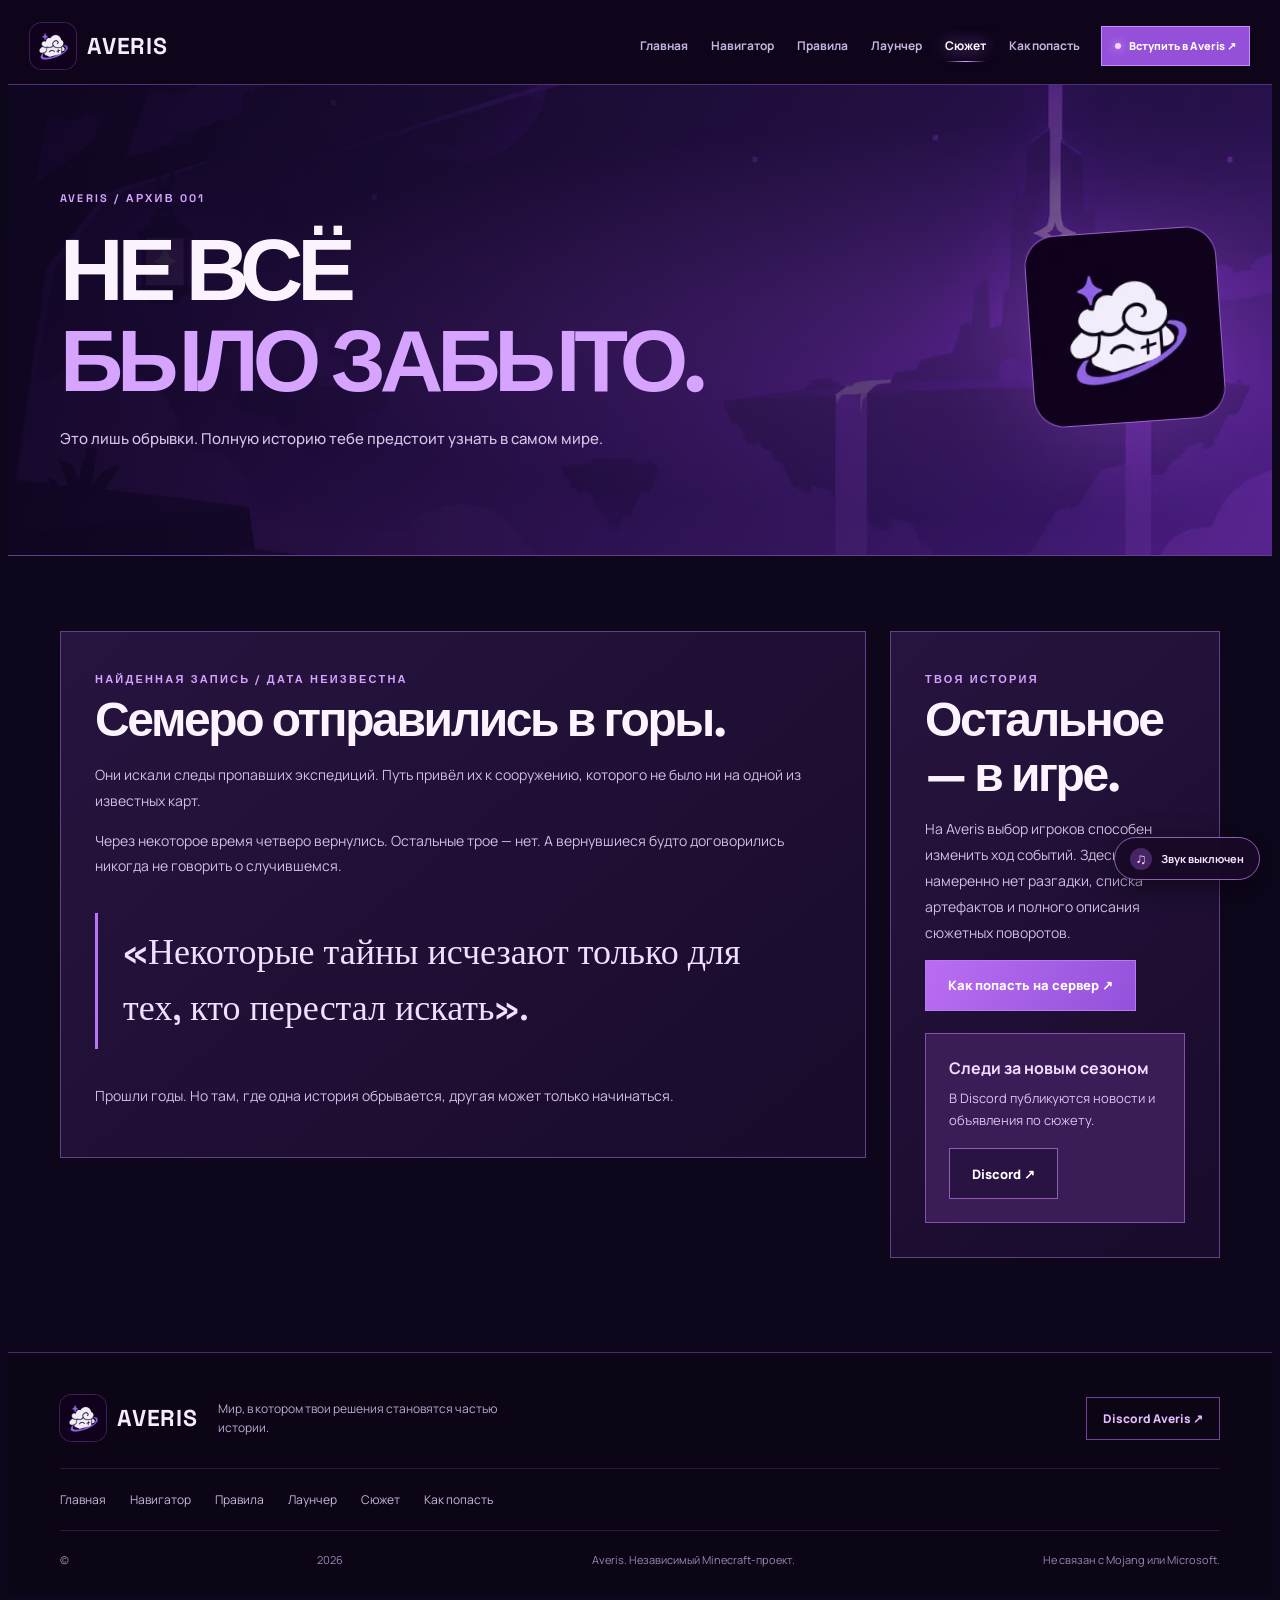
<file: story.html>
<!doctype html><html lang="ru"><head><meta charset="UTF-8"><meta name="viewport" content="width=device-width,initial-scale=1"><meta name="theme-color" content="#10051f"><meta name="description" content="История Minecraft-сервера Averis без важных спойлеров: таинственная экспедиция и пропавшие путешественники."><title>Нити истории | Averis</title><link rel="icon" href="./assets/averis-sheep.webp" type="image/webp"><link rel="preconnect" href="https://fonts.googleapis.com"><link rel="preconnect" href="https://fonts.gstatic.com" crossorigin><link href="https://fonts.googleapis.com/css2?family=Manrope:wght@400;500;600;700;800&family=Space+Grotesk:wght@400;500;600;700&display=swap" rel="stylesheet"><link rel="stylesheet" href="./app.css"></head><body><header class="app-header"><div class="app-bar">
    <a class="app-brand" href="./index.html" aria-label="Averis — на главную"><img src="./assets/averis-sheep.webp" alt="" width="44" height="44"><span>AVERIS</span></a>
    <nav id="nav" class="app-nav" aria-label="Навигация"><a  href="./index.html">Главная</a><a  href="./navigator.html">Навигатор</a><a  href="./rules.html">Правила</a><a  href="./launcher.html">Лаунчер</a><a class="active" aria-current="page" href="./story.html">Сюжет</a><a  href="./join.html">Как попасть</a><a class="mobile-discord" href="https://discord.gg/8wbv5TZtAA" target="_blank" rel="noopener noreferrer">Вступить в Discord ↗</a></nav>
    <a class="app-discord" href="https://discord.gg/8wbv5TZtAA" target="_blank" rel="noopener noreferrer"><span class="live-pip"></span> Вступить в Averis ↗</a>
    <button id="menu-toggle" class="app-toggle" aria-label="Открыть меню" aria-controls="nav" aria-expanded="false"><span></span><span></span><span></span></button>
  </div></header><main><section class="page-hero"><div class="app-wrap page-hero-inner"><div><span class="app-eyebrow">AVERIS / АРХИВ 001</span><h1 class="app-title">НЕ ВСЁ<br><em>БЫЛО ЗАБЫТО.</em></h1><p class="app-copy">Это лишь обрывки. Полную историю тебе предстоит узнать в самом мире.</p></div><img class="page-hero-art" src="./assets/averis-sheep.webp" width="190" height="190" alt="Облачный барашек — эмблема Averis"></div></section><section class="page-section app-wrap"><div class="content-stack"><article class="glass-panel"><span class="app-eyebrow">Найденная запись / дата неизвестна</span><h2>Семеро отправились в горы.</h2><p>Они искали следы пропавших экспедиций. Путь привёл их к сооружению, которого не было ни на одной из известных карт.</p><p>Через некоторое время четверо вернулись. Остальные трое — нет. А вернувшиеся будто договорились никогда не говорить о случившемся.</p><div class="story-quote">«Некоторые тайны исчезают только для тех, кто перестал искать».</div><p>Прошли годы. Но там, где одна история обрывается, другая может только начинаться.</p></article><aside class="glass-panel"><span class="app-eyebrow">Твоя история</span><h2>Остальное — в игре.</h2><p>На Averis выбор игроков способен изменить ход событий. Здесь намеренно нет разгадки, списка артефактов и полного описания сюжетных поворотов.</p><a class="app-button" href="./join.html">Как попасть на сервер ↗</a><div class="discord-note"><strong>Следи за новым сезоном</strong><p>В Discord публикуются новости и объявления по сюжету.</p><a class="app-button outline" href="https://discord.gg/8wbv5TZtAA" target="_blank" rel="noopener noreferrer">Discord ↗</a></div></aside></div></section></main><footer class="app-footer"><div class="app-wrap">
    <div class="app-footer-top"><a class="app-brand" href="./index.html"><img src="./assets/averis-sheep.webp" alt="" width="46" height="46"><span>AVERIS</span></a><p>Мир, в котором твои решения становятся частью истории.</p><a class="app-footer-discord" href="https://discord.gg/8wbv5TZtAA" target="_blank" rel="noopener noreferrer">Discord Averis ↗</a></div>
    <nav class="app-footer-links" aria-label="Нижняя навигация"><a href="./index.html">Главная</a><a href="./navigator.html">Навигатор</a><a href="./rules.html">Правила</a><a href="./launcher.html">Лаунчер</a><a href="./story.html">Сюжет</a><a href="./join.html">Как попасть</a></nav>
    <div class="app-footer-bottom">© <span class="year">2026</span> Averis. Независимый Minecraft-проект. <span>Не связан с Mojang или Microsoft.</span></div>
  </div></footer><script src="./app.js" defer></script></body></html>
</file>
<file: app.css>
:root { color-scheme:dark; --a-bg:#0e061b; --a-bg2:#150924; --a-panel:#211137; --a-panel2:#281740; --a-edge:#4d3073; --a-muted:#c5b3d9; --a-white:#fbf4ff; --a-primary:#bb74f9; --a-primary2:#a751ee; }
* {box-sizing:border-box}
html {scroll-behavior:smooth;scroll-padding-top:95px}
body {background:var(--a-bg);color:var(--a-white);font-family:Manrope,"Segoe UI",sans-serif}
a {color:inherit;text-decoration:none}
button {font:inherit}
a:focus-visible,button:focus-visible,summary:focus-visible {outline:2px solid #d9b1ff;outline-offset:4px}
.app-wrap {width:min(1160px,calc(100% - 44px));margin-inline:auto}
.app-header {position:sticky;top:0;z-index:90;background:rgba(15,6,28,.95);border-bottom:1px solid #543179;backdrop-filter:blur(16px)}
.app-bar {width:min(1280px,calc(100% - 44px));height:76px;margin:auto;display:flex;align-items:center;gap:21px}
.app-brand,.app-brand.brand {font:800 23px/1 "Space Grotesk",sans-serif;letter-spacing:.035em;display:flex;gap:11px;align-items:center;flex:none;color:#f8edff}
.app-brand img,.app-brand.brand img {width:46px;height:46px;max-height:none;object-fit:cover;border-radius:12px;box-shadow:0 0 0 1px #9c55d357}
.app-nav {margin-left:auto;display:flex;align-items:center;gap:clamp(11px,1.8vw,25px)}
.app-nav a {font:700 12px/1.3 Manrope,sans-serif;color:#c7b4de;white-space:nowrap;transition:color .2s}
.app-nav a.active,.app-nav a:hover {color:#fff}
.app-nav a.active {text-shadow:0 0 17px #bb79ff}
.app-discord {flex:none;white-space:nowrap;display:inline-flex;align-items:center;gap:8px;background:#9550da;color:white;border:1px solid #c78bfa;padding:12px 13px;font:800 11px/1.2 Manrope,sans-serif;transition:background .2s,transform .2s}
.app-discord:hover {background:#af65f1;transform:translateY(-1px)}
.live-pip {width:6px;height:6px;background:#f3d5ff;border-radius:50%;box-shadow:0 0 10px #eabaff}
.app-nav .mobile-discord {display:none;color:#e5b5ff}
.app-toggle {display:none;width:43px;height:43px;flex:none;background:#271440;border:1px solid #7a4b9d;align-items:center;justify-content:center;flex-direction:column;gap:5px;cursor:pointer}
.app-toggle span {height:2px;width:20px;background:#f6dfff}
.app-footer {background:#0c0515;border-top:1px solid #4a276f;padding:42px 0 27px}
.app-footer-top {display:flex;align-items:center;gap:20px}
.app-footer-top p {margin:0;color:#bda9d5;font-size:12px;line-height:1.6;max-width:330px}
.app-footer-discord {margin-left:auto;white-space:nowrap;border:1px solid #72429b;padding:12px 16px;color:#e5baff;font-size:12px;font-weight:800}
.app-footer-discord:hover {background:#2b1645}
.app-footer-links {display:flex;flex-wrap:wrap;gap:15px 24px;margin-top:27px;padding:22px 0;border-top:1px solid #2c1a40;border-bottom:1px solid #2c1a40}
.app-footer-links a {font-size:12px;color:#c9b8dc}
.app-footer-links a:hover {color:white}
.app-footer-bottom {display:flex;justify-content:space-between;gap:16px;flex-wrap:wrap;color:#9b87b1;font-size:11px;margin-top:21px}
.app-button {display:inline-flex;justify-content:center;align-items:center;gap:18px;padding:15px 22px;min-height:51px;border:1px solid #b77af0;background:linear-gradient(120deg,#ba6df3,#9351db);color:white;font-size:13px;font-weight:800;transition:transform .2s,filter .2s;cursor:pointer}
.app-button:hover {transform:translateY(-2px);filter:brightness(1.12)}
.app-button.outline {background:#25113fcc;border-color:#8d60b5}
.app-eyebrow {text-transform:uppercase;font:800 11px "Space Grotesk",sans-serif;letter-spacing:.2em;color:#d3a3ff}
.app-title {font:700 clamp(43px,7vw,88px)/1.03 "Space Grotesk",sans-serif;letter-spacing:-.07em;margin:18px 0 19px}
.app-title em {font-style:normal;color:#d6a3ff}
.app-copy {color:#d6c4e7;font:500 15px/1.85 Manrope,sans-serif;max-width:700px}
.page-hero {position:relative;isolation:isolate;overflow:hidden;border-bottom:1px solid #654088;padding:100px 0 87px;background:#1b0b35}
.page-hero:before {content:"";position:absolute;inset:0;z-index:-2;background:linear-gradient(90deg,#0c041bec,#1b0b34bb 68%,#1b073583),url("./assets/averis-home-bg.webp") center/cover}
.page-hero:after {content:"";position:absolute;inset:0;z-index:-1;background:radial-gradient(ellipse at 85% 50%,#a149d83a,transparent 60%)}
.page-hero-inner {display:flex;align-items:center;justify-content:space-between;gap:45px}
.page-hero-art {width:190px;height:190px;border-radius:30px;object-fit:cover;box-shadow:0 18px 90px #bd65ff38,0 0 0 1px #9761c7;transform:rotate(-4deg);flex:none}
.page-hero p {max-width:750px}
.page-section {padding:75px 0 94px}
.page-section h2 {font:700 clamp(29px,4.2vw,48px)/1.14 "Space Grotesk",sans-serif;letter-spacing:-.05em;margin:0 0 18px}
.page-section>p,.page-section .section-copy {color:#c6b3d7;font-size:14px;line-height:1.9}
.app-grid {display:grid;grid-template-columns:repeat(3,minmax(0,1fr));gap:15px}
.app-card {display:flex;flex-direction:column;position:relative;min-height:260px;padding:28px;background:linear-gradient(155deg,#291443,#180b29);border:1px solid #65428c;overflow:hidden;transition:transform .2s,border-color .2s}
a.app-card:hover {transform:translateY(-5px);border-color:#c48dfa}
.app-card .count {font:700 11px "Space Grotesk",sans-serif;letter-spacing:.13em;color:#c88ff4}
.app-card h3 {font:700 25px "Space Grotesk",sans-serif;letter-spacing:-.04em;margin:auto 0 11px}
.app-card p {font-size:13px;color:#bfadd4;line-height:1.8;margin:0}
.app-card .arrow {position:absolute;right:27px;top:23px;color:#e8c9ff;font-size:23px}
.app-card.featured {background:linear-gradient(145deg,#563075,#2b124c);border-color:#b574e1}
.content-stack {display:grid;grid-template-columns:minmax(0,1fr) 330px;gap:24px;align-items:start}
.glass-panel {border:1px solid #614284;background:linear-gradient(140deg,#27143f,#180b2b);padding:34px}
.glass-panel h2 {margin:5px 0 14px}
.glass-panel p,.glass-panel li {color:#d1bee4;font-size:14px;line-height:1.85}
.glass-panel ul {padding-left:19px}
.discord-note {border:1px solid #8351ab;background:#3a1c56;padding:23px;margin-top:22px}
.discord-note strong {color:#f2dfff;display:block;margin-bottom:8px}
.discord-note p {margin:0 0 17px;color:#ddc1ef;font-size:13px;line-height:1.7}
.timeline {display:grid;gap:13px;counter-reset:step}
.timeline-item {display:grid;grid-template-columns:56px 1fr;gap:17px;align-items:start;padding:24px;border:1px solid #5b367c;background:#211137}
.timeline-item .num {display:grid;place-items:center;background:#462363;color:#f4d4ff;font:800 15px "Space Grotesk";width:46px;height:46px}
.timeline-item h3 {font:700 20px "Space Grotesk";margin:0 0 8px}
.timeline-item p {margin:0;color:#cbb9db;font-size:13px;line-height:1.8}
.story-quote {font:500 clamp(24px,3vw,36px)/1.55 "Space Grotesk";border-left:3px solid #bb74f9;padding:12px 25px;margin:34px 0;color:#f1dfff}
.navigator-spot {padding:80px 0;border-bottom:1px solid #59387d;background:linear-gradient(120deg,#26113e,#140922)}
.navigator-spot-inner {display:grid;grid-template-columns:1fr auto;align-items:center;gap:28px}
.navigator-spot h2 {font:700 clamp(35px,4.4vw,54px)/1.06 "Space Grotesk",sans-serif;letter-spacing:-.06em;margin:14px 0 14px}
.navigator-spot p {max-width:650px;color:#dac3ee;font-size:14px;line-height:1.8;margin:0}
.rules-layout {display:grid;grid-template-columns:235px 1fr;gap:48px;padding:68px 0 100px}
.rules-toc {position:sticky;top:100px;align-self:start;border:1px solid #503073;padding:18px;background:#1b0d2d;max-height:calc(100vh - 115px);overflow:auto}
.rules-toc strong {display:block;color:#d8b0ff;font:800 11px "Space Grotesk";letter-spacing:.13em;margin:0 0 15px}
.rules-toc a {display:block;color:#c5afda;font-size:12px;padding:11px 7px;border-bottom:1px solid #342048}
.rules-toc a:hover {color:#fff;background:#2c1645}
.rules-article {min-width:0}
.rules-notice {border:1px solid #7e4cb4;background:#301748;padding:20px 24px;color:#e8d7fa;font-size:13px;line-height:1.8;margin-bottom:35px}
.rules-group {scroll-margin-top:100px;margin-bottom:54px}
.rules-group h2 {font:700 clamp(27px,4vw,42px) "Space Grotesk";letter-spacing:-.05em;padding:0 0 18px;margin:0 0 4px;border-bottom:1px solid #624482}
.rules-group h2 small {font:700 13px "Space Grotesk";color:#d7a5ff;margin-right:13px}
.rules-row {display:grid;grid-template-columns:63px 1fr;gap:17px;padding:19px 0;border-bottom:1px solid #35214a}
.rules-row .rule-id {font:700 12px "Space Grotesk";color:#d4a0f8;padding-top:3px}
.rules-row h3 {font:800 16px/1.4 Manrope;margin:0 0 7px}
.rules-row p {font-size:13px;line-height:1.9;color:#cbbbdf;margin:0}
.rules-row em {color:#edceff;font-style:normal}
@media (max-width:1100px) {
 .app-nav {gap:12px}
 .app-nav a {font-size:11px}
 .app-discord {padding:11px;font-size:10px}
}
@media(max-width:920px) {
 .app-nav {display:none;position:absolute;top:76px;left:0;right:0;background:#150b28;border-bottom:1px solid #68438c;box-shadow:0 18px 40px #08030d;padding:14px 22px 22px;flex-direction:column;align-items:stretch;gap:0}
 .app-nav.open {display:flex}
 .app-nav a {font-size:14px;padding:13px;border-bottom:1px solid #312048}
 .app-nav .mobile-discord {display:block}
 .app-discord {margin-left:auto}
 .app-toggle {display:flex}
 .page-hero {padding:85px 0 70px}
 .app-grid {grid-template-columns:repeat(2,1fr)}
 .rules-layout {grid-template-columns:1fr;gap:28px}
 .rules-toc {position:static;max-height:none;display:flex;flex-wrap:wrap;gap:4px}
 .rules-toc strong {flex:1 0 100%}
 .rules-toc a {border:1px solid #4e3171;padding:9px}
}
@media(max-width:620px) {
 .app-bar,.app-wrap {width:calc(100% - 34px)}
 .app-brand {font-size:20px}
 .app-brand img,.app-brand.brand img {width:41px;height:41px}
 .app-discord {display:none}
 .page-hero-inner {display:block}
 .page-hero-art {width:116px;height:116px;transform:none;margin-top:30px}
 .page-hero {padding:70px 0 62px}
 .app-title {font-size:48px}
 .app-copy {font-size:14px}
 .page-section {padding:53px 0 70px}
 .app-grid {grid-template-columns:1fr}
 .app-card {min-height:214px}
 .content-stack {grid-template-columns:1fr}
 .glass-panel {padding:24px}
 .app-footer-top {display:flex;flex-wrap:wrap}
 .app-footer-top p {order:3;max-width:none;width:100%}
 .app-footer-discord {margin-left:auto}
 .navigator-spot {padding:58px 0}
 .navigator-spot-inner {grid-template-columns:1fr}
 .rules-layout {padding:42px 0 74px}
 .rules-row {grid-template-columns:53px 1fr;gap:12px}
}
@media(prefers-reduced-motion:reduce) {html {scroll-behavior:auto} *,*::before,*::after{transition-duration:.01ms!important;animation-duration:.01ms!important}}

/* Главная в новом оформлении с маскотом и общими страницами */
.main-emblem {display:flex;flex-direction:column;align-items:center;gap:3px;margin:25px 0 19px}
.main-emblem img {width:145px;height:145px;border-radius:30px;object-fit:cover;box-shadow:0 0 55px #b060f68c,0 0 0 1px #ba85e263}
.main-emblem span {font:700 clamp(46px,7vw,86px)/1 "Space Grotesk",sans-serif;letter-spacing:.045em;color:#f7d7ff;text-shadow:0 5px 45px #a64aec}
.hero .hero-copy {padding-top:15px}
.hero .hero-label {margin-top:0}
.hero .hero h1 {margin-top:0}
.hero .hero-content {padding-top:70px;padding-bottom:70px}
.hero .hero-description {max-width:590px}
@media(max-width:620px){.main-emblem img{width:110px;height:110px;border-radius:24px}.main-emblem span{font-size:47px}.hero .hero-content{padding-top:45px;padding-bottom:45px}}

/* Center the hero heading inside the hero-copy instead of leaving its 720px block left-aligned. */
.hero .hero-copy #hero-title { width:100%; margin-left:auto; margin-right:auto; text-align:center; }


/* AVERIS MOTION SYSTEM */
main { animation: averis-page-in .72s cubic-bezier(.2,.7,.2,1) both; }
@keyframes averis-page-in {
  from { opacity:0; transform:translateY(9px); }
  to { opacity:1; transform:translateY(0); }
}
body::after {
  content:""; position:fixed; inset:0; z-index:999; pointer-events:none;
  background:#10051f; opacity:0; transition:opacity .24s ease;
}
body.page-leaving::after { opacity:.42; }
body.page-leaving main { opacity:.35; transform:translateY(-5px); transition:opacity .2s ease,transform .2s ease; }
.page-hero::before { transform:scale(1.025); animation:averis-scene-drift 24s ease-in-out infinite alternate; }
@keyframes averis-scene-drift {
  from { background-position:48% 50%; transform:scale(1.025); }
  to { background-position:52% 50%; transform:scale(1.075); }
}
.page-hero-art { animation:averis-float 6s ease-in-out infinite; transition:filter .35s ease,box-shadow .35s ease; }
.page-hero-art:hover { filter:brightness(1.08); box-shadow:0 22px 100px #bd65ff65,0 0 0 1px #c79bfa; }
@keyframes averis-float { 0%,100% { translate:0 0; } 50% { translate:0 -9px; } }
.app-brand img { transition:transform .35s cubic-bezier(.2,.8,.2,1),box-shadow .35s ease; }
.app-brand:hover img { transform:rotate(-6deg) scale(1.055); box-shadow:0 0 24px #bb74f966; }
.app-nav a { position:relative; transition:color .22s ease,text-shadow .22s ease; }
.app-nav a:not(.mobile-discord)::after {
  content:""; position:absolute; left:0; right:0; bottom:-8px; height:1px;
  background:linear-gradient(90deg,transparent,#d8a5ff,transparent);
  transform:scaleX(0); transform-origin:center; transition:transform .28s ease;
}
.app-nav a:hover::after,.app-nav a.active::after { transform:scaleX(1); }
.app-button,.app-discord,.app-footer-discord { position:relative; overflow:hidden; transition:transform .28s cubic-bezier(.2,.8,.2,1),filter .28s ease,box-shadow .28s ease,background .28s ease; }
.app-button::after,.app-discord::after {
  content:""; position:absolute; inset:0; pointer-events:none;
  background:linear-gradient(115deg,transparent 20%,#ffffff24 48%,transparent 72%);
  transform:translateX(-130%); transition:transform .65s ease;
}
.app-button:hover::after,.app-discord:hover::after { transform:translateX(130%); }
.app-button:hover,.app-discord:hover { box-shadow:0 10px 30px #a34fe944; }
.app-card { transition:transform .38s cubic-bezier(.2,.8,.2,1),border-color .3s ease,box-shadow .38s ease,background .3s ease; }
.app-card::before {
  content:""; position:absolute; width:230px; height:230px; right:-110px; bottom:-150px;
  border-radius:50%; background:#bd78ff20; filter:blur(28px); opacity:0;
  transition:opacity .4s ease,transform .5s ease; pointer-events:none;
}
.app-card:hover { transform:translateY(-7px); box-shadow:0 18px 48px #08020d66; }
.app-card:hover::before { opacity:1; transform:translate(-24px,-24px); }
.app-card .arrow { transition:transform .3s ease,color .3s ease; }
.app-card:hover .arrow { transform:translate(4px,-4px); color:#fff; }
.timeline-item { transition:transform .3s ease,border-color .3s ease,box-shadow .3s ease; }
.timeline-item:hover { transform:translateX(5px); border-color:#a56bd1; box-shadow:0 10px 28px #08020d44; }
.glass-panel { transition:transform .35s ease,border-color .35s ease,box-shadow .35s ease; }
.glass-panel:hover { border-color:#8158a5; box-shadow:0 16px 42px #08020d33; }
.rules-toc a { transition:color .22s ease,background .22s ease,padding-left .22s ease; }
.rules-toc a:hover { padding-left:13px; }
.home::before { animation:averis-home-drift 28s ease-in-out infinite alternate; }
@keyframes averis-home-drift { from { background-position:48% 50%; } to { background-position:52% 50%; } }
.reveal-ready .reveal {
  opacity:0; transform:translate3d(0,22px,0);
  transition:opacity .72s cubic-bezier(.2,.7,.2,1),transform .72s cubic-bezier(.2,.7,.2,1);
  transition-delay:var(--reveal-delay,0ms);
}
.reveal-ready .reveal.is-visible { opacity:1; transform:translate3d(0,0,0); }
.sound-toggle {
  position:fixed; right:20px; bottom:20px; z-index:950; display:inline-flex; align-items:center; gap:9px;
  min-height:43px; padding:0 15px; border:1px solid #8e60b3; border-radius:999px;
  color:#f4e6ff; background:rgba(24,10,39,.92); box-shadow:0 8px 28px #05010980;
  backdrop-filter:blur(14px); font:700 11px Manrope,sans-serif; cursor:pointer;
  transition:transform .25s ease,border-color .25s ease,background .25s ease,box-shadow .25s ease;
}
.sound-toggle:hover { transform:translateY(-3px); border-color:#d1a0ff; background:#2a1243; box-shadow:0 12px 34px #05010999; }
.sound-toggle .sound-icon { display:grid; place-items:center; width:22px; height:22px; border-radius:50%; background:#472463; color:#f1d5ff; font-size:15px; }
.sound-toggle[aria-pressed="true"] .sound-icon { background:#9250c8; box-shadow:0 0 15px #b76afc66; }
.sound-toggle:focus-visible { outline:2px solid #d9b1ff; outline-offset:4px; }
@media(max-width:620px) {
  .sound-toggle { right:13px; bottom:13px; min-height:40px; padding:0 12px; }
}
@media(prefers-reduced-motion:reduce) {
  main,.page-hero::before,.page-hero-art,.home::before { animation:none!important; }
  body::after { transition:none!important; }
  .reveal-ready .reveal { opacity:1!important; transform:none!important; transition:none!important; }
  .app-card:hover,.app-button:hover,.app-discord:hover,.timeline-item:hover,.sound-toggle:hover { transform:none!important; }
}
</file>
